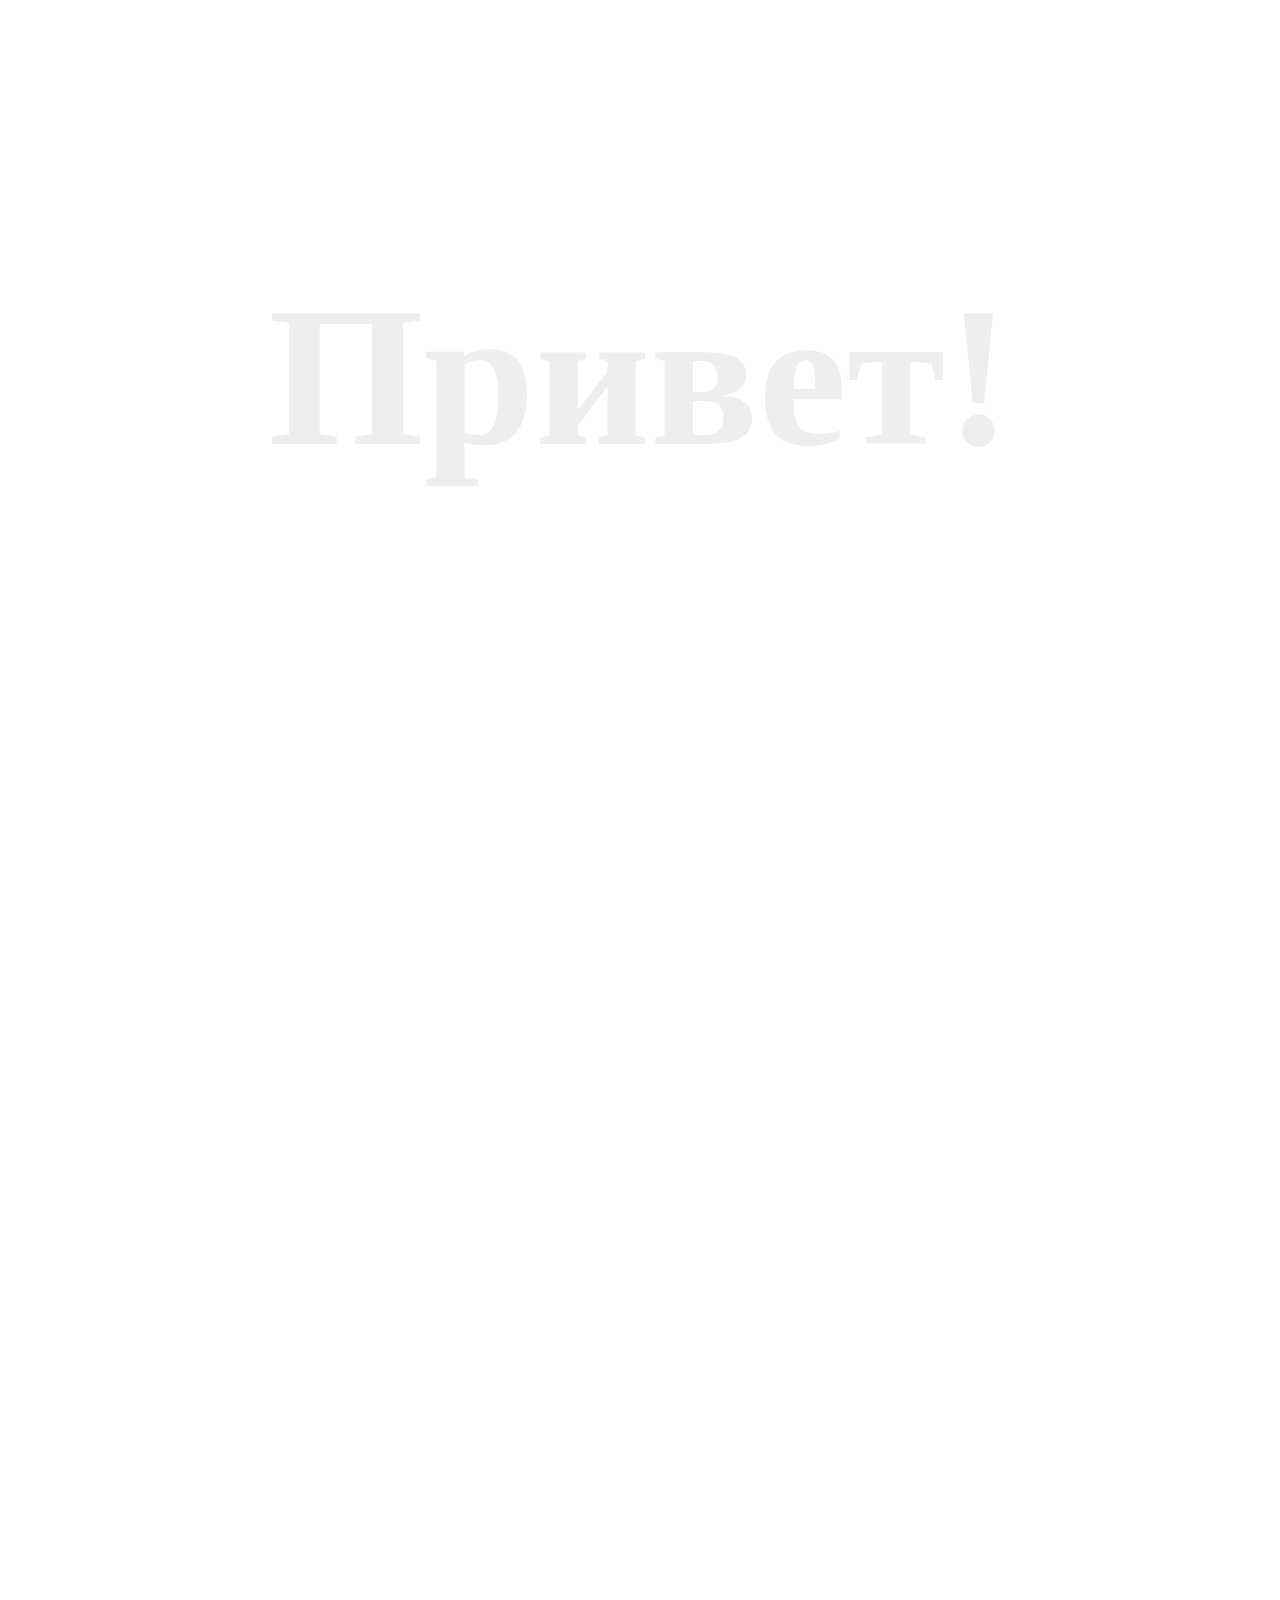
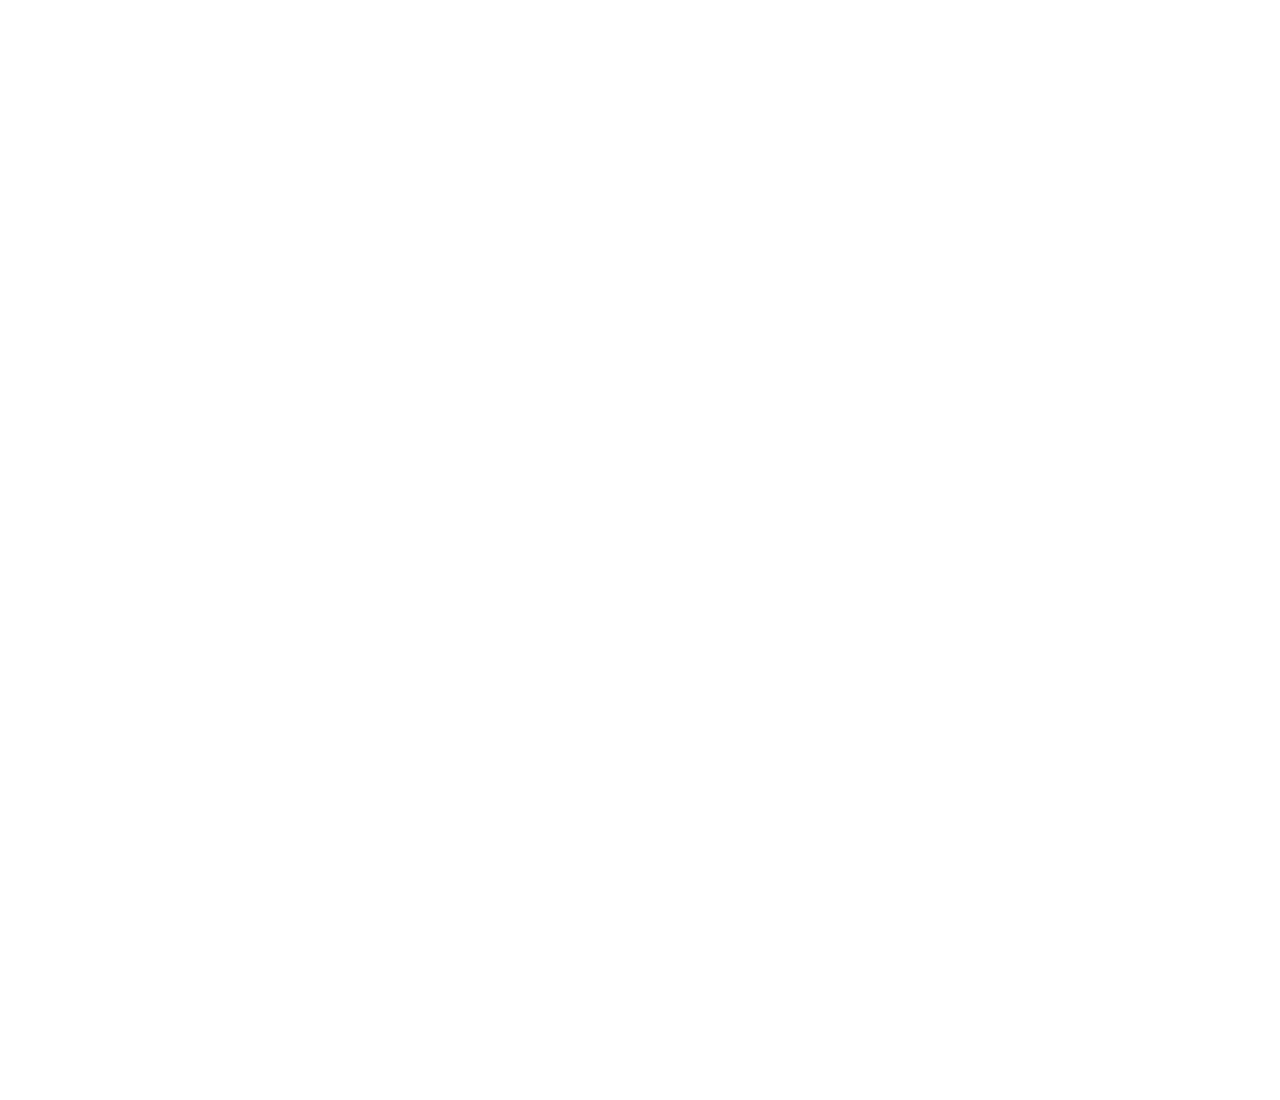
<file: Diary/Index.html>
<!DOCTYPE html>
<html lang="en" dir="ltr">
  <head>
    <meta charset="utf-8">
    <meta name="viewport">
    <title>diary</title>
    <link rel="stylesheet" href="layout.css">
  </head>
  <body>
    <header>
      <h1 id="header">Привет!</h1>
    </header>
    <div class="welcome">
      <h2 id="welcome_content_h2">\ . \ .Это мой дневник. / . /</h2>
      <p id="welcome_content_p2">Здесь собираются и структурируются мои впечатления от жизни.</p>
      <section id="first_section">
        <div class="discribe">
          <div class="box"></div>
          <h2>\ . \ . Первый Модуль, Первая Запись . / . /</h2>
          <p>Я <span id="postupil">поступил</span>, <span id="ustal">устал ;(</span> <br>
          Новые цели, <span id="slozna">"фак, будет сложна"</span><br>
          <span id="zhizn">Че у меня за жизнь, сижу и рисую </span><span id="kartinka">картинки, картонки, картишки </span> в иллюстрэторе. <br>
          <span id="prosto">Просмотр</span>-надо еще много работать, <span id="izsyak">а я уже изсяк.</span> <br>
          <span id="nada">Надо делать код,</span> <span id="nothing">НЕЧЕГО НЕ ПОНЯТЪ</span>. <br>
          За то не в 9, а в 10:30 :3 </p>
          </div>
      </section>
    </div>
  </body>
</html>
</file>
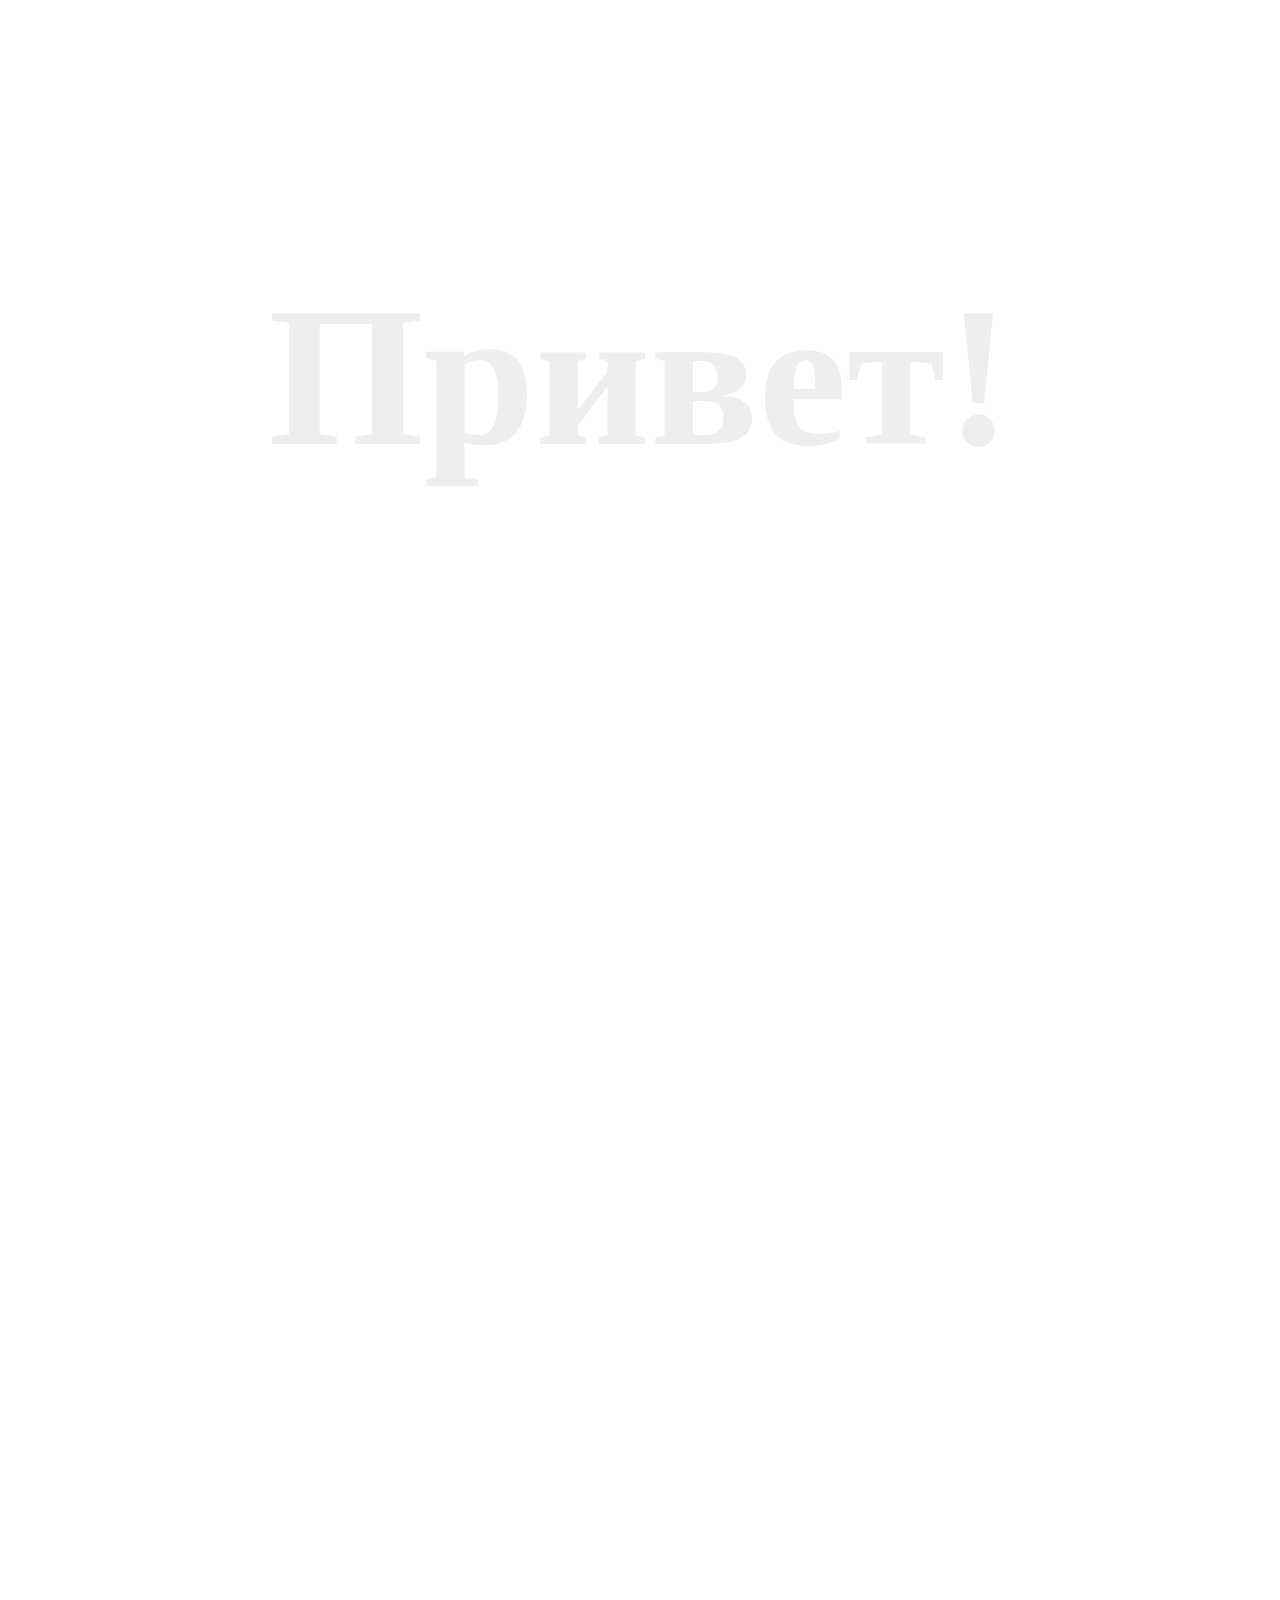
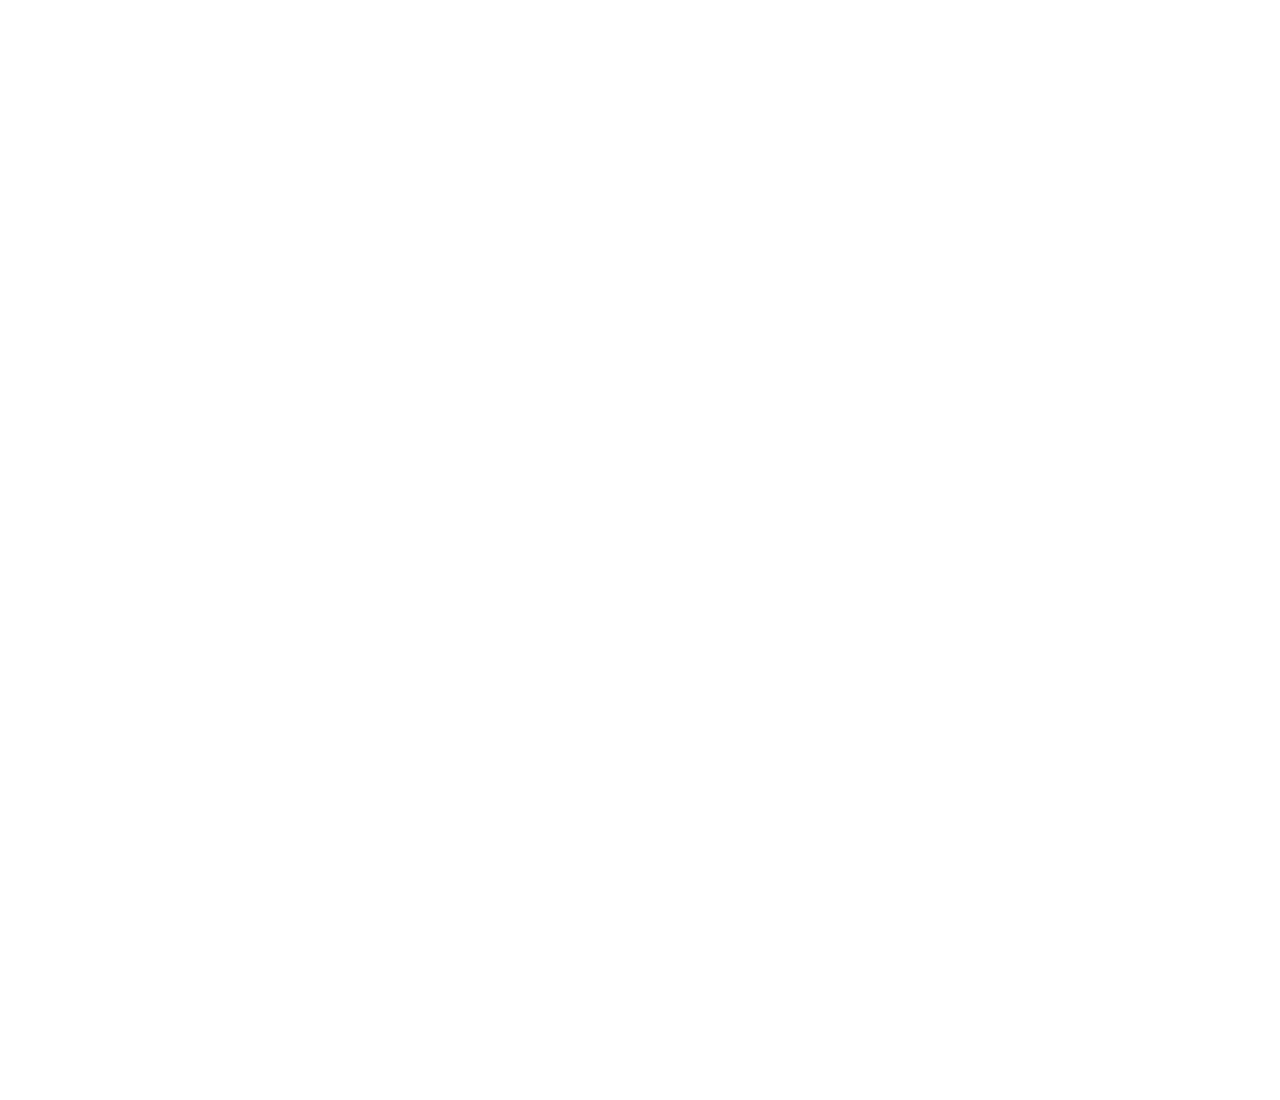
<file: Diary/index.html>
<!DOCTYPE html>
<html lang="en" dir="ltr">
  <head>
    <meta charset="utf-8">
    <meta name="viewport">
    <title>diary</title>
    <link rel="stylesheet" href="layout.css">
    <link href="https://fonts.googleapis.com/css?family=Merriweather:300,400,400i,700,700i&amp;subset=cyrillic" rel="stylesheet">
  </head>
  <body>
    <header>
      <h1 id="header">Привет!</h1>
    </header>
    <div class="welcome">
      <h2 id="welcome_content_h2">\ . \ .Это мой дневник. / . /</h2>
      <p id="welcome_content_p2">Здесь собираются и структурируются мои впечатления от жизни.</p>
      <svg id="cool" width="514" height="392" viewBox="0 0 514 392" fill="none" xmlns="http://www.w3.org/2000/svg">
        <path d="M182.094 317.083C183.275 316.552 184.338 315.798 185.267 314.868C186.374 313.76 187.26 312.489 187.909 311.056C188.559 309.623 188.928 308.175 188.987 306.683C189.061 305.206 188.824 303.729 188.278 302.237C187.732 300.745 186.847 299.385 185.607 298.144C184.662 297.199 183.644 296.46 182.537 295.929C181.43 295.397 180.264 295.086 179.054 295.013C177.844 294.939 176.589 295.19 175.29 295.751C173.991 296.313 172.722 297.214 171.482 298.455C170.434 299.504 169.623 300.73 169.018 302.133C168.412 303.537 168.073 305.029 168.014 306.58C167.94 308.131 168.161 309.638 168.663 311.13C169.165 312.607 170.006 313.937 171.187 315.119C172.265 316.197 173.431 316.965 174.7 317.408C175.954 317.866 177.209 318.058 178.463 317.985C179.703 317.926 180.913 317.63 182.094 317.083Z" fill="#EEEEEE"/>
        <path d="M138.094 273.044C139.275 272.489 140.338 271.702 141.267 270.731C142.374 269.575 143.26 268.249 143.909 266.754C144.559 265.259 144.928 263.748 144.987 262.191C145.061 260.65 144.824 259.108 144.278 257.551C143.747 256.01 142.847 254.576 141.607 253.281C140.662 252.295 139.644 251.524 138.537 250.969C137.43 250.414 136.264 250.09 135.054 250.013C133.844 249.936 132.589 250.198 131.29 250.784C129.991 251.37 128.722 252.31 127.482 253.605C126.434 254.699 125.623 255.979 125.018 257.443C124.412 258.908 124.073 260.465 124.014 262.083C123.94 263.702 124.161 265.274 124.663 266.831C125.165 268.373 126.006 269.76 127.187 270.993C128.265 272.119 129.431 272.92 130.7 273.383C131.954 273.861 133.209 274.061 134.463 273.984C135.703 273.922 136.914 273.614 138.094 273.044Z" fill="#EEEEEE"/>
        <path d="M258.764 67.0436C260.001 66.4887 261.115 65.7025 262.089 64.7313C263.249 63.5752 264.177 62.2494 264.857 60.7542C265.538 59.2589 265.924 57.7482 265.986 56.1913C266.064 54.6497 265.816 53.1082 265.244 51.5512C264.687 50.0097 263.744 48.5761 262.445 47.2812C261.455 46.2946 260.388 45.5239 259.228 44.9689C258.068 44.4139 256.846 44.0902 255.578 44.0132C254.31 43.9361 252.995 44.1981 251.635 44.7839C250.274 45.3697 248.944 46.31 247.645 47.6049C246.547 48.6994 245.696 49.9789 245.062 51.4433C244.428 52.9232 244.072 54.4647 244.01 56.0833C243.948 57.7019 244.165 59.2743 244.691 60.8312C245.217 62.3728 246.098 63.7601 247.335 64.9934C248.464 66.1187 249.686 66.9203 251.016 67.3827C252.33 67.8606 253.645 68.061 254.96 67.9839C256.259 67.9223 257.527 67.614 258.764 67.0436Z" fill="#EEEEEE"/>
        <path d="M207.637 0.791104C206.277 1.3767 204.947 2.31677 203.648 3.61125C202.55 4.7054 201.7 5.98446 201.066 7.44845C200.432 8.91245 200.076 10.4689 200.015 12.087C199.937 13.7051 200.169 15.277 200.695 16.8335C201.221 18.3745 202.102 19.7615 203.339 20.9943C204.468 22.1193 205.689 22.9206 207.019 23.3829C208.333 23.8607 209.647 24.061 210.962 23.9839C212.261 23.9069 213.528 23.5987 214.765 23.0285C216.002 22.4737 217.116 21.6878 218.09 20.7169C219.249 19.5611 220.177 18.2358 220.857 16.741C221.538 15.2462 221.924 13.736 221.986 12.1795C222.064 10.6384 221.816 9.0974 221.244 7.54094C220.687 5.99989 219.744 4.5667 218.445 3.27222C217.456 2.28595 216.389 1.51542 215.229 0.960644C214.07 0.405865 212.848 0.0822523 211.58 0.00519983C210.312 -0.0410316 208.998 0.220915 207.637 0.791104Z" fill="#EEEEEE"/>
        <path d="M227.497 304L235.737 302.335C236.118 300.839 236.454 298.563 236.759 295.524C237.064 292.485 237.08 288.896 236.805 284.772C236.545 280.649 235.92 276.113 234.928 271.149C233.936 266.186 232.395 261.039 230.29 255.694C228.184 250.349 225.422 244.942 222.004 239.46C218.587 233.977 214.299 228.662 209.157 223.515C203.206 217.559 197.256 212.672 191.305 208.823C185.354 204.975 179.556 201.92 173.972 199.66C168.372 197.4 163.062 195.796 158.042 194.834C153.022 193.872 148.475 193.307 144.432 193.108C140.388 192.91 136.925 192.986 134.056 193.322C131.188 193.658 129.113 193.979 127.831 194.284L126 203.417C127.495 203.173 129.647 203.081 132.439 203.127C135.231 203.173 138.542 203.539 142.342 204.226C146.141 204.898 150.337 205.967 154.914 207.403C159.492 208.839 164.268 210.855 169.287 213.436C174.292 216.017 179.434 219.224 184.698 223.072C189.962 226.921 195.181 231.564 200.368 237.031C205.022 241.979 208.974 246.882 212.209 251.754C215.443 256.626 218.098 261.345 220.189 265.896C222.279 270.447 223.881 274.784 225.01 278.862C226.139 282.94 226.933 286.651 227.375 289.95C227.833 293.248 228.031 296.12 227.97 298.533C227.894 300.961 227.742 302.778 227.497 304Z" fill="#EEEEEE"/>
        <path d="M320.893 30.4277C321.089 26.3852 321.014 22.9224 320.681 20.0545C320.348 17.1866 320.03 15.1119 319.727 13.8306L310.675 12C310.918 13.495 311.008 15.6459 310.963 18.4375C310.918 21.2291 310.554 24.5394 309.873 28.3378C309.207 32.1362 308.148 36.3313 306.725 40.9077C305.287 45.4841 303.304 50.2588 300.746 55.2776C298.188 60.2812 295.009 65.422 291.194 70.6849C287.38 75.9478 282.778 81.1649 277.359 86.3515C272.455 91.0042 267.596 94.9551 262.768 98.1891C257.939 101.423 253.262 104.077 248.751 106.167C244.24 108.257 239.941 109.859 235.9 110.988C231.858 112.117 228.18 112.91 224.911 113.352C221.641 113.81 218.795 114.008 216.404 113.947C214.012 113.902 212.211 113.749 211 113.505L212.65 121.742C214.133 122.124 216.389 122.459 219.401 122.764C222.413 123.054 225.97 123.085 230.057 122.81C234.144 122.536 238.64 121.925 243.559 120.934C248.479 119.942 253.58 118.402 258.877 116.296C264.175 114.191 269.534 111.43 274.968 108.013C280.402 104.596 285.67 100.31 290.771 95.1687C296.674 89.2194 301.518 83.27 305.332 77.3207C309.147 71.3714 312.174 65.5746 314.414 59.9913C316.654 54.3929 318.244 49.0842 319.197 44.0654C320.136 39.0008 320.696 34.4702 320.893 30.4277Z" fill="#EEEEEE"/>
        <path d="M295.28 345.906C295.833 345.274 296.252 344.55 296.551 343.734C296.85 342.918 297 342.055 297 341.147C297 340.084 296.821 339.052 296.462 338.067C296.103 337.066 295.594 336.203 294.936 335.464C294.278 334.725 293.485 334.124 292.543 333.678C291.6 333.231 290.553 333 289.402 333C288.534 333 287.712 333.139 286.949 333.416C286.186 333.693 285.498 334.093 284.915 334.648C284.316 335.187 283.853 335.911 283.509 336.788C283.165 337.666 283 338.714 283 339.899C283 340.9 283.194 341.871 283.568 342.841C283.942 343.811 284.481 344.674 285.154 345.444C285.842 346.214 286.65 346.83 287.562 347.307C288.489 347.769 289.491 348 290.583 348C291.585 348 292.483 347.8 293.276 347.415C294.053 347.03 294.727 346.522 295.28 345.906Z" fill="#EEEEEE"/>
        <path d="M325.657 334.937C324.515 335.572 323.62 336.363 322.972 337.339C322.324 338.315 322 339.446 322 340.732L322 341.321C322 342.127 322.154 342.917 322.478 343.692C322.802 344.467 323.265 345.149 323.852 345.753C324.454 346.357 325.163 346.822 325.997 347.179C326.83 347.535 327.771 347.706 328.805 347.706C329.901 347.706 330.811 347.566 331.536 347.287C332.261 347.008 332.879 346.667 333.403 346.249C333.913 345.831 334.391 345.366 334.823 344.87C335.255 344.374 335.749 343.909 336.304 343.491C336.844 343.072 337.508 342.716 338.264 342.452C339.02 342.174 339.977 342.034 341.134 342.034C343.094 342.034 344.791 342.236 346.226 342.638C347.661 343.041 348.88 343.537 349.899 344.142C350.917 344.746 351.751 345.381 352.414 346.079C353.078 346.776 353.618 347.411 354.034 348L355.145 348L358 344.901L358 344.761C357.29 343.305 356.195 341.879 354.698 340.485C353.201 339.09 351.442 337.835 349.405 336.719C347.368 335.603 345.115 334.705 342.616 334.023C340.116 333.341 337.493 333 334.715 333C332.91 333 331.243 333.155 329.685 333.48C328.157 333.837 326.799 334.317 325.657 334.937Z" fill="#EEEEEE"/>
        <path d="M347.906 291.091C346.606 292.346 344.942 293.708 342.916 295.147C340.875 296.585 338.501 298.024 335.764 299.462C333.027 300.901 329.942 302.171 326.51 303.303C323.062 304.421 319.282 305.308 315.139 305.966C311.011 306.624 306.52 306.884 301.696 306.762C297.341 306.64 293.319 306.196 289.645 305.446C285.97 304.696 282.628 303.747 279.604 302.615C276.595 301.482 273.903 300.227 271.529 298.881C269.155 297.519 267.129 296.187 265.42 294.887C263.712 293.586 262.321 292.361 261.247 291.214C260.173 290.081 259.417 289.178 258.979 288.505L256 293.05C256.499 293.907 257.376 295.116 258.631 296.646C259.886 298.177 261.489 299.83 263.485 301.605C265.481 303.38 267.825 305.17 270.516 306.992C273.208 308.813 276.247 310.465 279.634 311.95C283.006 313.434 286.726 314.643 290.763 315.592C294.801 316.541 299.156 317 303.828 317C309.226 317 314.156 316.51 318.601 315.531C323.047 314.551 327.054 313.297 330.623 311.766C334.191 310.236 337.337 308.537 340.043 306.67C342.765 304.803 345.079 302.982 346.999 301.207C348.919 299.432 350.462 297.809 351.611 296.34C352.76 294.871 353.562 293.769 354 293.035L350.688 288C350.129 288.796 349.207 289.821 347.906 291.091Z" fill="#EEEEEE"/>
        <path d="M305.073 239.556C305.704 239.275 306.228 238.904 306.66 238.445C307.091 237.987 307.415 237.454 307.646 236.861C307.877 236.254 308 235.633 308 234.966C308 234.197 307.861 233.441 307.584 232.701C307.307 231.961 306.906 231.339 306.382 230.791C305.874 230.244 305.242 229.814 304.503 229.489C303.763 229.163 302.947 229 302.038 229C301.345 229 300.713 229.104 300.112 229.296C299.511 229.503 298.972 229.799 298.51 230.199C298.048 230.599 297.678 231.117 297.401 231.769C297.139 232.42 297 233.175 297 234.048C297 234.774 297.154 235.499 297.447 236.21C297.74 236.921 298.155 237.557 298.695 238.12C299.234 238.682 299.866 239.141 300.59 239.482C301.314 239.822 302.099 240 302.962 240C303.748 239.985 304.457 239.852 305.073 239.556Z" fill="#EEEEEE"/>
        <path d="M276.646 236.861C276.877 236.254 277 235.633 277 234.966C277 234.197 276.861 233.441 276.584 232.701C276.307 231.961 275.906 231.339 275.382 230.791C274.874 230.244 274.242 229.814 273.503 229.489C272.763 229.163 271.947 229 271.038 229C270.345 229 269.713 229.104 269.112 229.296C268.511 229.503 267.972 229.799 267.51 230.199C267.048 230.599 266.678 231.117 266.401 231.769C266.139 232.42 266 233.175 266 234.048C266 234.774 266.154 235.499 266.447 236.21C266.74 236.921 267.155 237.557 267.695 238.12C268.234 238.682 268.866 239.141 269.59 239.482C270.314 239.822 271.099 240 271.962 240C272.748 240 273.457 239.852 274.073 239.571C274.704 239.289 275.228 238.919 275.66 238.46C276.076 237.987 276.415 237.468 276.646 236.861Z" fill="#EEEEEE"/>
        <path d="M270.754 208.24C267.945 207.676 265.379 206.96 263.07 206.091C260.762 205.238 258.697 204.278 256.89 203.258C255.083 202.222 253.519 201.216 252.213 200.226C250.907 199.235 249.844 198.306 249.024 197.438C248.204 196.584 247.627 195.899 247.278 195.381L245 198.839C245.38 199.494 246.063 200.409 247.004 201.566C247.946 202.724 249.191 203.989 250.725 205.33C252.243 206.67 254.035 208.042 256.1 209.413C258.166 210.799 260.489 212.048 263.07 213.176C265.652 214.303 268.492 215.217 271.589 215.934C274.687 216.65 278.013 217 281.596 217C285.727 217 289.493 216.634 292.894 215.888C296.296 215.141 299.363 214.197 302.097 213.039C304.83 211.881 307.229 210.586 309.31 209.169C311.39 207.752 313.167 206.366 314.64 205.025C316.113 203.684 317.297 202.45 318.178 201.338C319.059 200.226 319.666 199.388 320 198.824L317.464 195C317.024 195.609 316.31 196.386 315.323 197.346C314.336 198.306 313.06 199.327 311.496 200.424C309.932 201.521 308.11 202.602 306.03 203.699C303.934 204.796 301.58 205.756 298.953 206.609C296.326 207.463 293.426 208.133 290.252 208.62C287.094 209.123 283.662 209.321 279.956 209.215C276.631 209.138 273.563 208.819 270.754 208.24Z" fill="#EEEEEE"/>
        <path d="M462.011 80.5085C461.075 81.3395 460.342 82.4369 459.811 83.801C459.265 85.1493 459 86.7485 459 88.5672C459 90.0879 459.296 91.5931 459.889 93.0825C460.482 94.5719 461.309 95.8889 462.386 97.0804C463.462 98.2563 464.726 99.2127 466.177 99.9339C467.628 100.655 469.204 101 470.921 101C472.496 101 473.901 100.702 475.149 100.106C476.397 99.5106 477.458 98.7423 478.316 97.7703C479.174 96.8139 479.83 95.7008 480.298 94.4465C480.766 93.1922 481 91.8753 481 90.4956C481 88.865 480.719 87.2972 480.157 85.7607C479.596 84.2399 478.8 82.9073 477.77 81.7628C476.74 80.634 475.492 79.7246 474.026 79.0348C472.559 78.3449 470.905 78 469.095 78C467.722 78 466.427 78.2038 465.226 78.6271C464.024 79.0505 462.948 79.6619 462.011 80.5085Z" fill="#EEEEEE"/>
        <path d="M401.875 80.5085C400.981 81.3395 400.281 82.4369 399.774 83.801C399.268 85.165 399 86.7485 399 88.5672C399 90.0879 399.283 91.5931 399.849 93.0825C400.415 94.5563 401.204 95.8889 402.232 97.0804C403.26 98.2563 404.466 99.2127 405.851 99.9339C407.236 100.655 408.74 101 410.379 101C411.883 101 413.223 100.702 414.415 100.106C415.606 99.5106 416.619 98.7423 417.438 97.7703C418.257 96.8139 418.883 95.7008 419.33 94.4465C419.777 93.1922 420 91.8753 420 90.4956C420 88.865 419.732 87.2972 419.196 85.7607C418.66 84.2399 417.9 82.9073 416.917 81.7628C415.934 80.634 414.743 79.7246 413.343 79.0348C411.943 78.3449 410.364 78 408.636 78C407.326 78 406.089 78.2038 404.943 78.6271C403.796 79.0505 402.768 79.6619 401.875 80.5085Z" fill="#EEEEEE"/>
        <path d="M496.764 15.5985C494.808 17.4681 492.29 19.4733 489.227 21.5992C486.148 23.7251 482.554 25.866 478.429 27.9919C474.304 30.1178 469.648 32.0175 464.447 33.676C459.245 35.3345 453.527 36.6462 447.294 37.6262C441.061 38.6062 434.282 38.9832 426.988 38.8022C420.406 38.6062 414.34 37.9579 408.789 36.8422C403.239 35.7265 398.189 34.3243 393.639 32.6508C389.089 30.9621 385.025 29.1227 381.446 27.1024C377.867 25.082 374.803 23.1069 372.225 21.162C369.647 19.217 367.554 17.4078 365.932 15.7191C364.309 14.0305 363.171 12.7037 362.504 11.7086L358 18.4632C358.758 19.7447 360.093 21.5238 361.973 23.8005C363.854 26.0771 366.296 28.5347 369.298 31.1581C372.301 33.7816 375.835 36.4502 379.914 39.149C383.994 41.8478 388.574 44.3054 393.684 46.5067C398.78 48.7079 404.391 50.5172 410.488 51.9043C416.584 53.2914 423.166 54 430.218 54C438.362 54 445.808 53.2763 452.526 51.8289C459.245 50.3815 465.296 48.527 470.68 46.2503C476.063 43.9737 480.81 41.4558 484.905 38.6816C488.999 35.9074 492.503 33.2086 495.414 30.5852C498.326 27.9618 500.647 25.5494 502.391 23.3632C504.135 21.1771 505.333 19.5487 506 18.4632L500.995 11C500.131 12.2062 498.721 13.7289 496.764 15.5985Z" fill="#EEEEEE"/>
        <path d="M436.085 185.571C437.552 186.311 439.111 186.757 440.746 186.927C442.381 187.096 443.955 186.973 445.437 186.542C446.935 186.111 448.31 185.371 449.609 184.339C450.893 183.307 451.947 181.952 452.757 180.289C453.368 179.026 453.766 177.747 453.918 176.469C454.087 175.175 453.995 173.912 453.643 172.68C453.307 171.448 452.635 170.277 451.657 169.168C450.679 168.06 449.349 167.105 447.699 166.273C446.308 165.58 444.826 165.179 443.221 165.041C441.617 164.918 440.043 165.072 438.484 165.534C436.925 165.996 435.504 166.72 434.205 167.721C432.906 168.722 431.867 170.016 431.103 171.587C430.4 173.019 430.033 174.451 430.003 175.868C429.972 177.285 430.201 178.594 430.69 179.827C431.179 181.043 431.882 182.152 432.815 183.153C433.747 184.154 434.847 184.955 436.085 185.571Z" fill="#EEEEEE"/>
        <path d="M406.1 242.504C405.963 243.729 405.493 245.135 404.704 246.723C403.369 249.415 401.928 251.607 400.411 253.301C398.879 254.995 397.362 256.341 395.86 257.324C394.358 258.307 392.886 259.017 391.491 259.456C390.095 259.894 388.851 260.197 387.759 260.378L387 261.906L389.321 267.909L389.518 268C391.991 268.015 394.691 267.455 397.619 266.336C400.547 265.217 403.46 263.645 406.373 261.618C409.286 259.592 412.047 257.097 414.686 254.118C417.311 251.154 419.571 247.767 421.452 243.971C422.681 241.491 423.591 239.087 424.198 236.758C424.805 234.429 425.063 232.251 424.987 230.255C424.911 228.259 424.411 226.49 423.516 224.963C422.62 223.435 421.285 222.21 419.526 221.348L418.722 220.955C417.614 220.411 416.416 220.093 415.141 220.018C413.852 219.942 412.608 220.108 411.379 220.517C410.15 220.925 409.012 221.59 407.951 222.498C406.889 223.405 406.009 224.569 405.311 225.976C404.568 227.473 404.143 228.819 404.021 229.998C403.9 231.178 403.961 232.267 404.188 233.249C404.416 234.247 404.719 235.2 405.114 236.138C405.508 237.075 405.796 238.058 406.009 239.087C406.221 240.115 406.236 241.279 406.1 242.504Z" fill="#EEEEEE"/>
        <path d="M497.184 155.272C498.032 157.965 498.743 161.236 499.333 165.085C499.908 168.934 500.256 173.285 500.347 178.122C500.453 182.96 500.074 188.178 499.242 193.792C498.41 199.406 497.018 205.354 495.051 211.622C493.099 217.89 490.36 224.386 486.835 231.095C483.642 237.135 480.253 242.49 476.667 247.16C473.081 251.831 469.464 255.893 465.803 259.346C462.141 262.815 458.555 265.751 455.044 268.14C451.534 270.528 448.266 272.491 445.285 273.981C442.289 275.488 439.641 276.598 437.326 277.328C435.011 278.059 433.241 278.5 432 278.667L436.237 286C437.78 285.878 440.05 285.468 443.03 284.768C446.011 284.068 449.431 282.927 453.259 281.345C457.087 279.763 461.203 277.694 465.591 275.153C469.979 272.612 474.367 269.463 478.77 265.736C483.158 262.009 487.41 257.612 491.51 252.576C495.611 247.541 499.272 241.729 502.51 235.142C506.248 227.535 508.987 220.278 510.711 213.341C512.452 206.404 513.48 199.893 513.828 193.822C514.176 187.752 513.995 182.154 513.284 177.042C512.573 171.931 511.665 167.412 510.545 163.487C509.425 159.562 508.245 156.276 507.004 153.644C505.764 151.012 504.795 149.126 504.084 148L494.824 149.202C495.55 150.556 496.337 152.579 497.184 155.272Z" fill="#EEEEEE"/>
        <path d="M342 181L342 206L347 206L347 181L342 181Z" fill="#EEEEEE"/>
        <path d="M369 127L369 175L373 175L373 127L369 127Z" fill="#EEEEEE"/>
        <path d="M342 96L342 121L347 121L347 96L342 96Z" fill="#EEEEEE"/>
        <path d="M-3.0598e-07 102L0 109L39 109L39 102L-3.0598e-07 102Z" fill="#EEEEEE"/>
        <path d="M48 145L48 151L126 151L126 145L48 145Z" fill="#EEEEEE"/>
        <path d="M135 102L135 109L174 109L174 102L135 102Z" fill="#EEEEEE"/>
        <path d="M417 348L417 392L425 392L425 348L417 348Z" fill="#EEEEEE"/>
        <path d="M443 348L443 392L451 392L451 348L443 348Z" fill="#EEEEEE"/>
        <path d="M406.374 308.234C402.806 309.764 399.661 311.463 396.955 313.33C394.233 315.197 391.92 317.018 390 318.793C388.08 320.568 386.538 322.191 385.389 323.66C384.24 325.129 383.438 326.231 383 326.965L386.311 332C386.886 331.204 387.808 330.164 389.108 328.909C390.408 327.654 392.071 326.292 394.097 324.853C396.138 323.415 398.512 321.976 401.248 320.538C403.985 319.099 407.069 317.829 410.501 316.697C413.948 315.579 417.728 314.692 421.87 314.034C425.998 313.376 430.488 313.116 435.311 313.238C439.665 313.36 443.687 313.804 447.361 314.554C451.035 315.304 454.376 316.253 457.4 317.385C460.408 318.518 463.099 319.773 465.473 321.119C467.847 322.481 469.873 323.813 471.581 325.113C473.289 326.43 474.68 327.639 475.754 328.786C476.827 329.919 477.583 330.822 478.022 331.495L481 326.95C480.501 326.093 479.624 324.884 478.369 323.354C477.13 321.823 475.512 320.17 473.516 318.395C471.521 316.62 469.177 314.83 466.486 313.008C463.795 311.187 460.756 309.535 457.369 308.05C453.998 306.566 450.279 305.357 446.242 304.408C442.205 303.459 437.851 303 433.179 303C427.782 303 422.853 303.49 418.408 304.469C413.948 305.449 409.942 306.703 406.374 308.234Z" fill="#EEEEEE"/>
      </svg>

      <section id="first_section">
        <div class="discribe">
          <div class="box"></div>
          <h2>\ . \ . Первый Модуль, Первая Запись . / . /</h2>
          <p>Я <a href="postupil.html">поступил</a>, устал ;( <br>
          <a href="celi.html">Новые цели,</a> черт возьми, будет не просто.<br>
          Что у меня за жизнь, сижу и рисую <a href="netkartinok.html">картинки в иллюстраторе.</a> <br>
          Просмотр - надо еще много работать, а я уже изсяк. <br>
          Надо делать код, но <a href="netneponyatno.html"> НИЧЕГО НЕ ПОНЯТЪ.</a> <br>
          За то не в 9, а в 10:30 :3 </p>
          </div>
      </section>
    </div>
  </body>
</html>
</file>
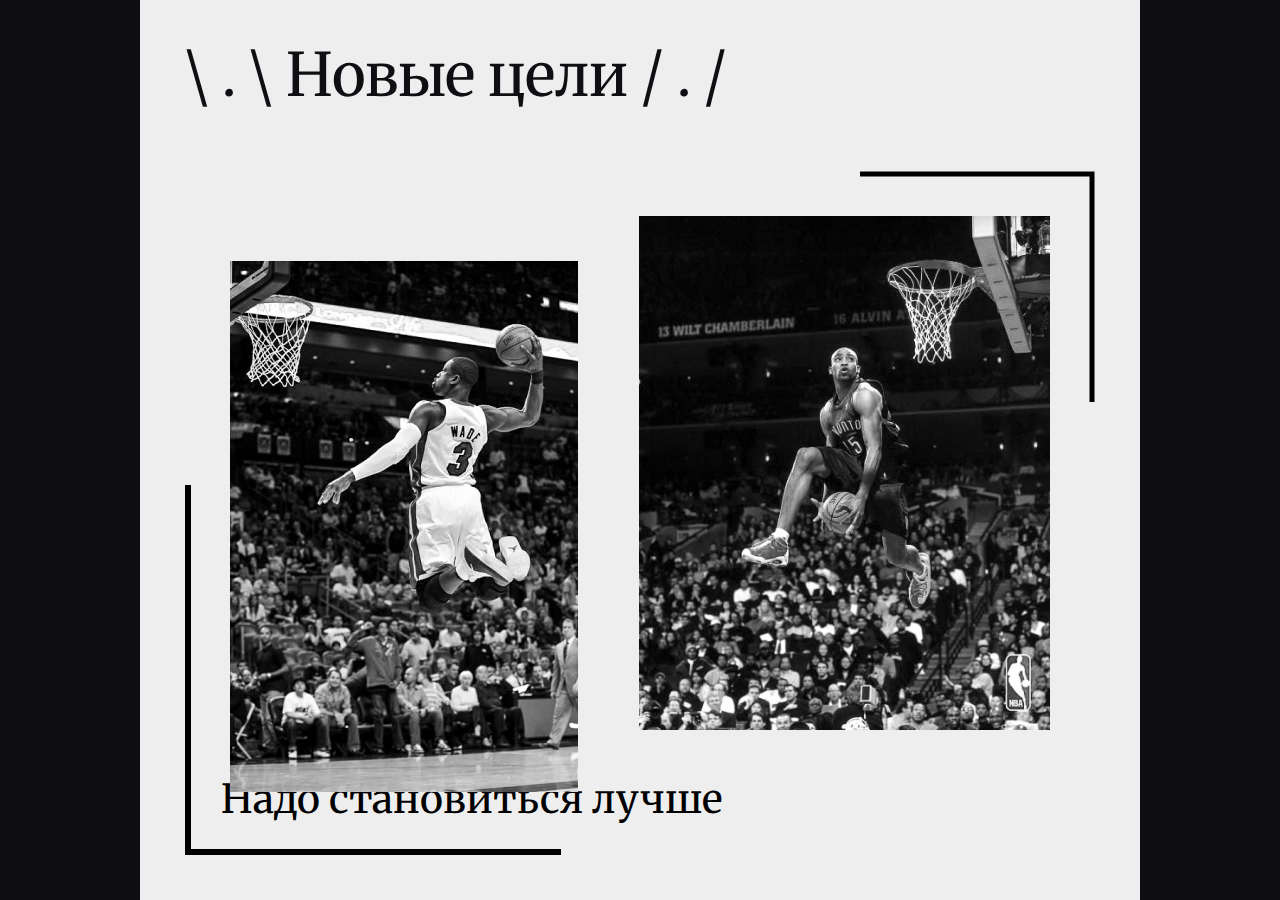
<file: Diary/celi.html>
<!DOCTYPE html>
<html lang="en" dir="ltr">
  <head>
    <meta charset="utf-8">
    <title> Новые цели </title>
    <link rel="stylesheet" href="style.css">
  </head>
  <body>
    <section>
      <h1>\ . \  Новые цели / . /</h1>
      <h2> Надо становиться лучше </h2>

      <svg id="pomenshe" width="235" height="231" viewBox="0 0 235 231" fill="none" xmlns="http://www.w3.org/2000/svg">
<path d="M232 231L232 3.00001L-1.64449e-06 2.99999" stroke="black" stroke-width="5"/>
</svg>

<svg id="pobolshe"width="376" height="370" viewBox="0 0 376 370" fill="none" xmlns="http://www.w3.org/2000/svg">
<path d="M3 0V367H376" stroke="black" stroke-width="6"/>
</svg>


<img id="cel1"src="images/cel1.jpg" alt="t">
<img id="cel2"src="images/cel2.jpg" alt="da">

    </section>

  </body>
</html>
</file>
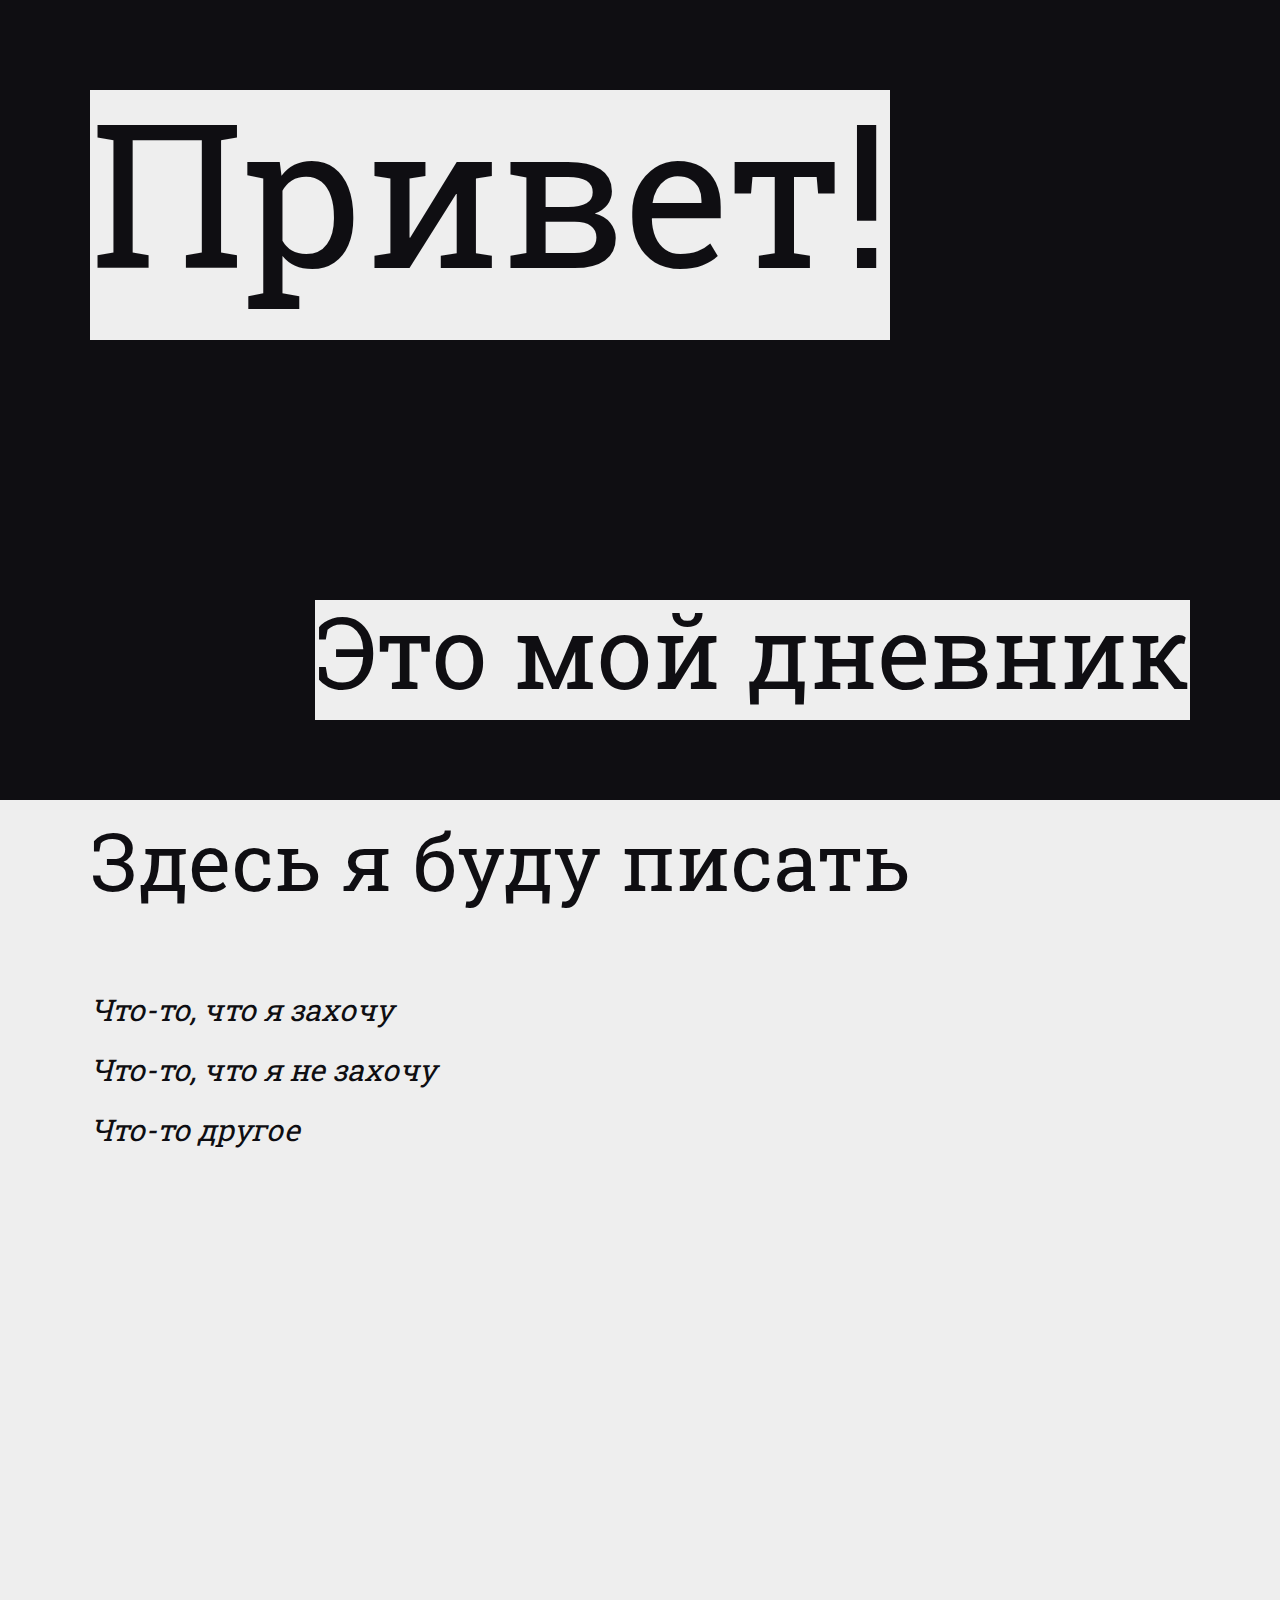
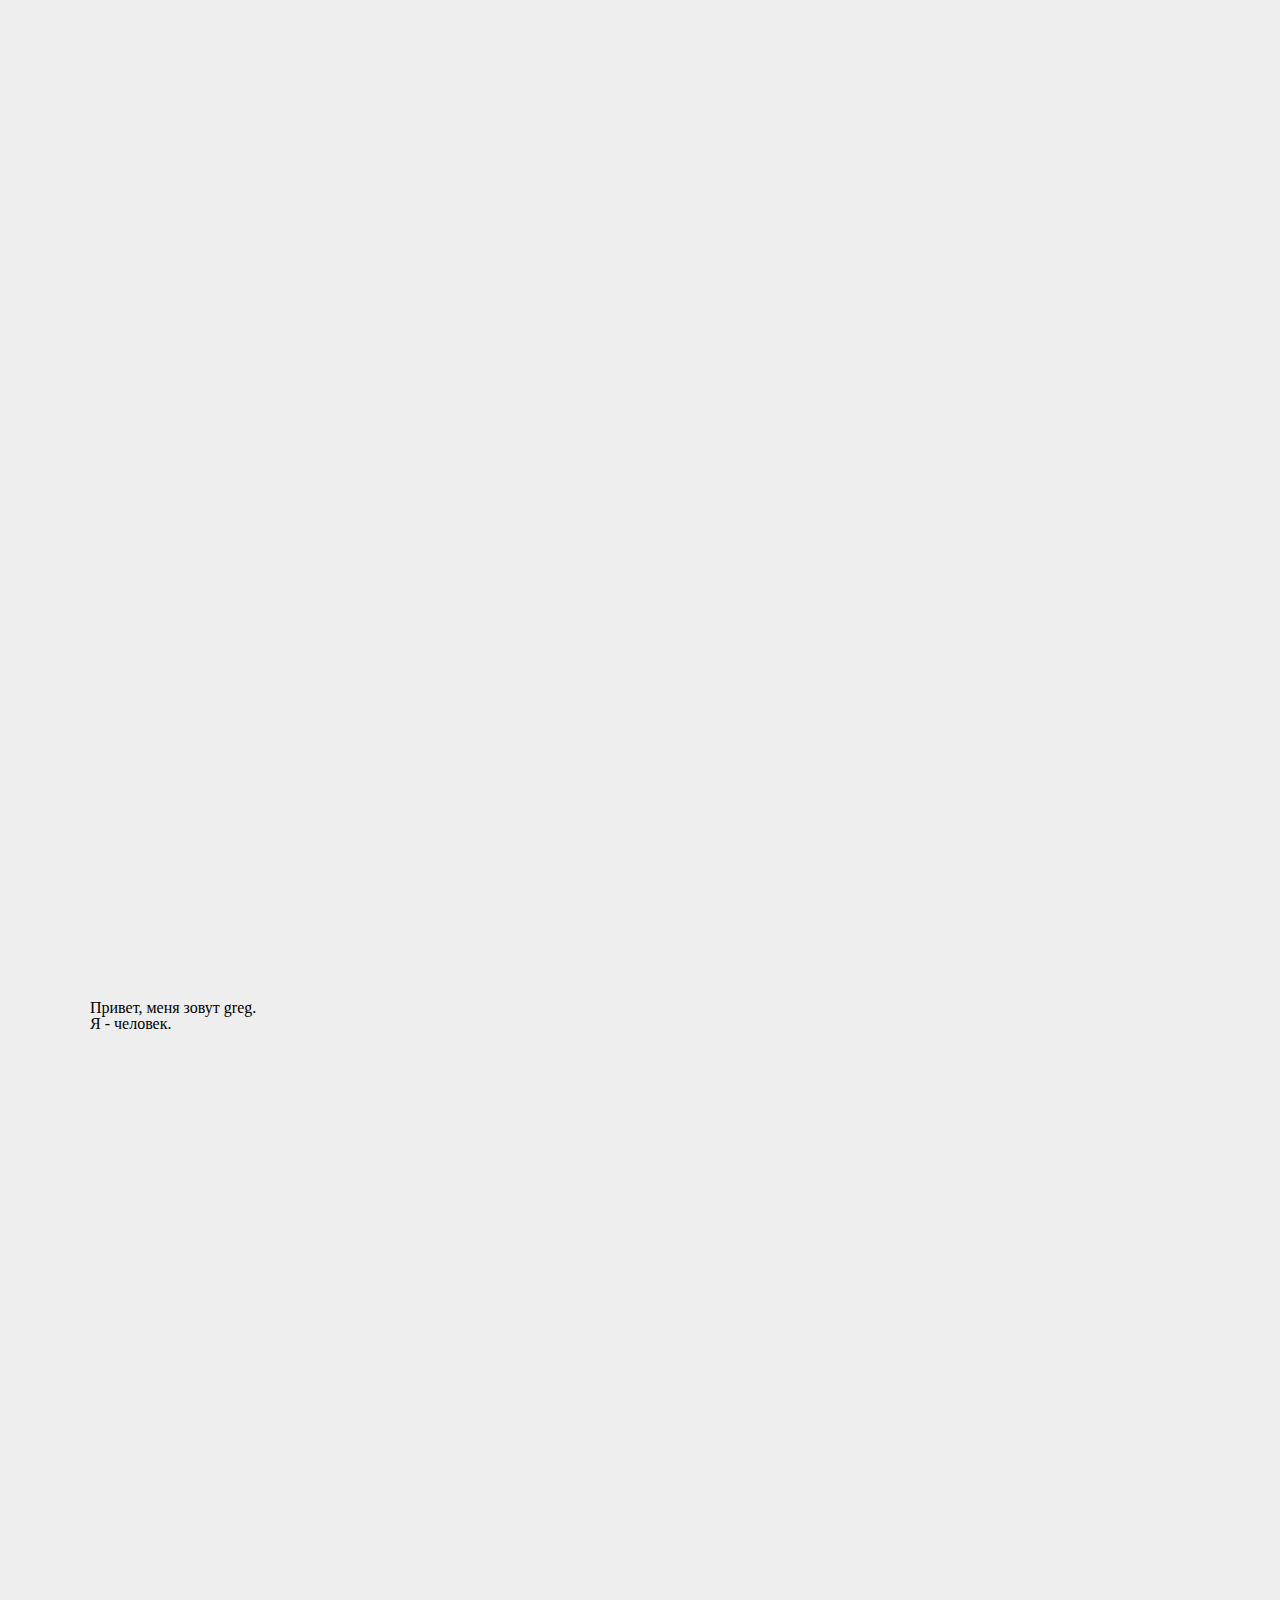
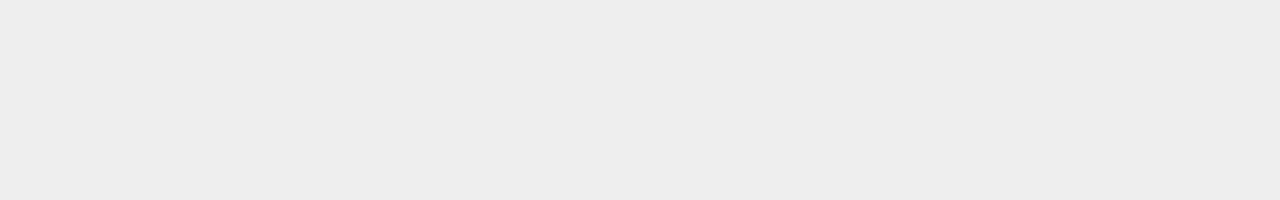
<file: diary/diary.html>
<!DOCTYPE html>
<html lang="en">
  <head>
    <meta charset="utf-8" content="width=device-width">
    <title>jjjj</title>
    <link rel="stylesheet" href="styles/style.css">

  </head>
  <body>


    <div class="header">
      <!-- <nav>
        <ul>
          <li><a href="#">Главная</a></li>
          <li><a href="#">Обо Мне</a></li>
          <li><a href="#">Цели</a></li>
        </ul>
      </nav> -->

      <p id="head">Привет!</p><span> Это мой дневник </span>

    </div>
    <div class="content">
      <h2>Здесь я буду писать</h2>
      <p class="h2">Что-то, что я <span class="small_box" id="green">захочу</span></p>
      <p class="h2">Что-то, что я <span class="small_box" id="red">не захочу</span></p>
      <p class="h2">Что-то <span class="small_box" id="blue">другое</span></p>
    </div>

    <div class="parallax-window" data-parallax="scroll" data-image-src="images/3.jpg"></div>

    <div class="content">
      <h1>Привет, меня зовут greg.</h1>
      <p>Я - человек.</p>
    </div>

    <script src="js/jquery-3.3.1.min.js"></script>
    <script src="js/parallax.js"></script>

</html>
</file>
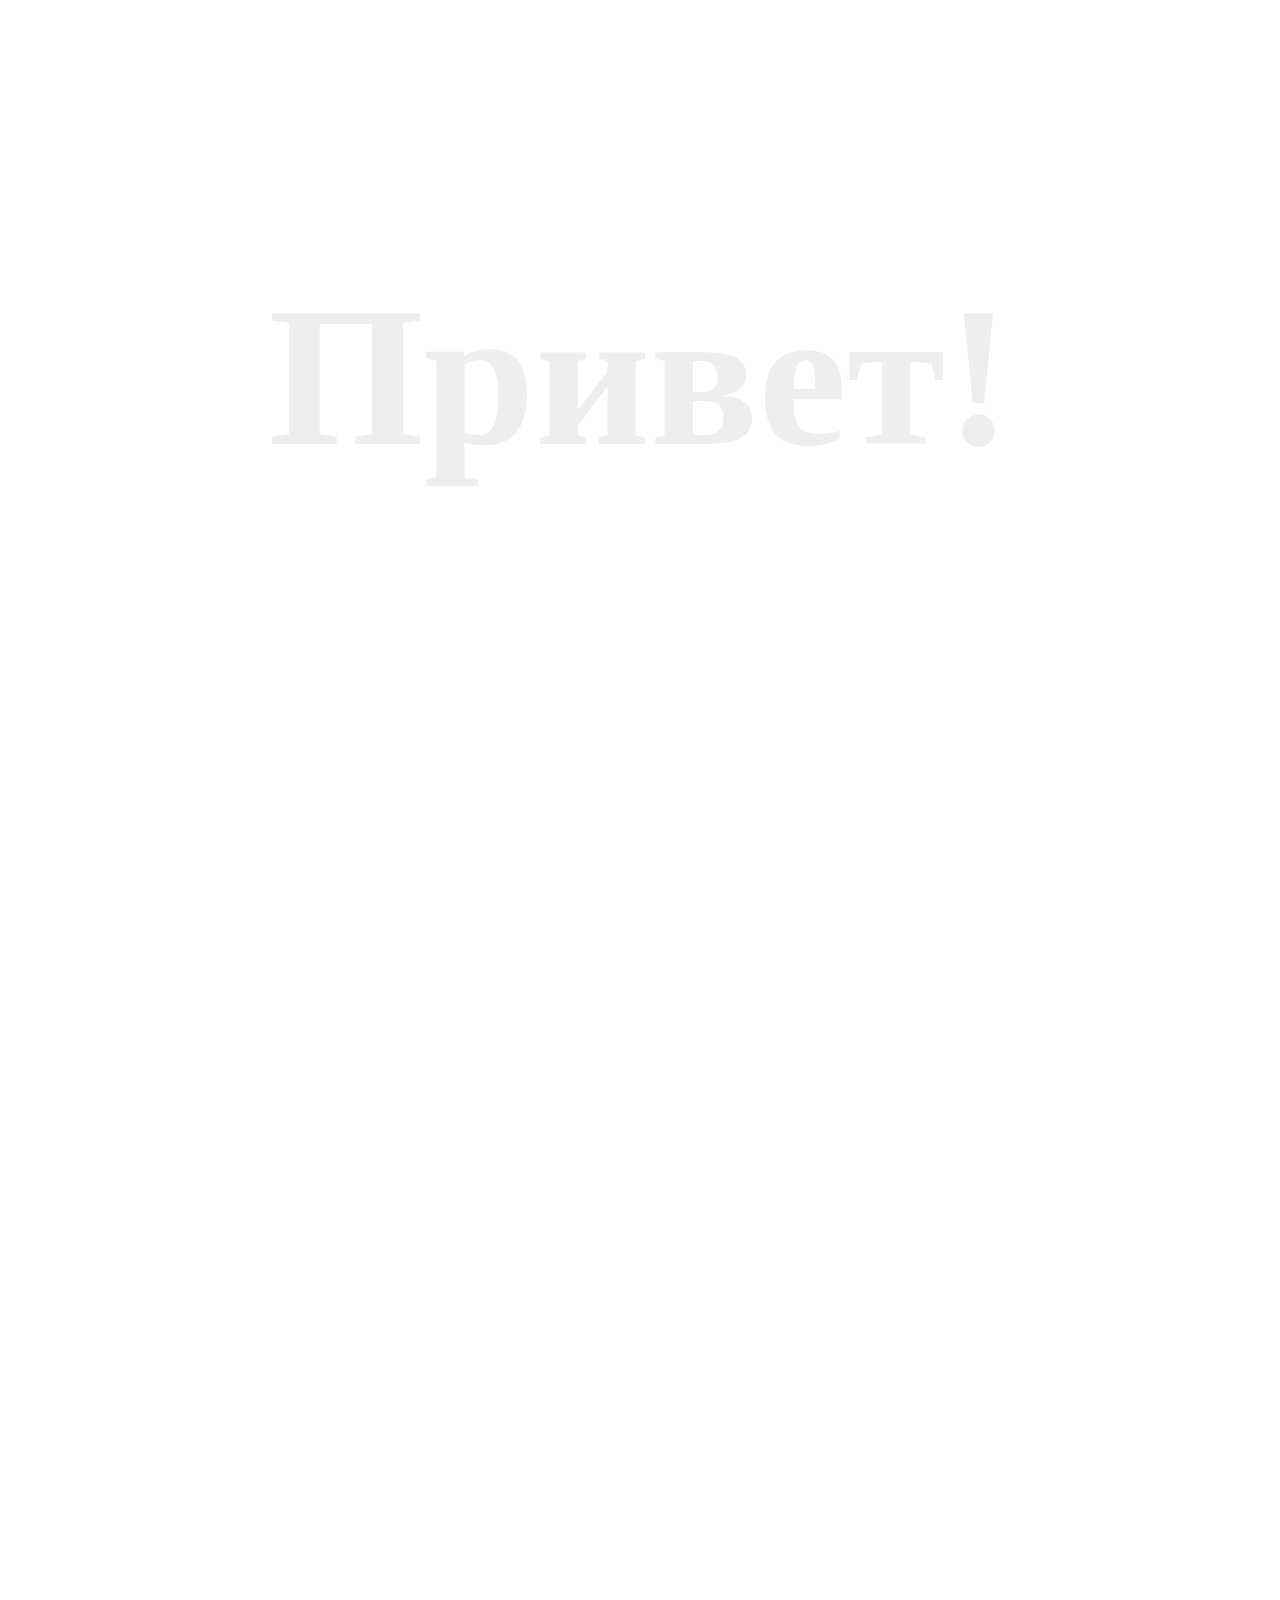
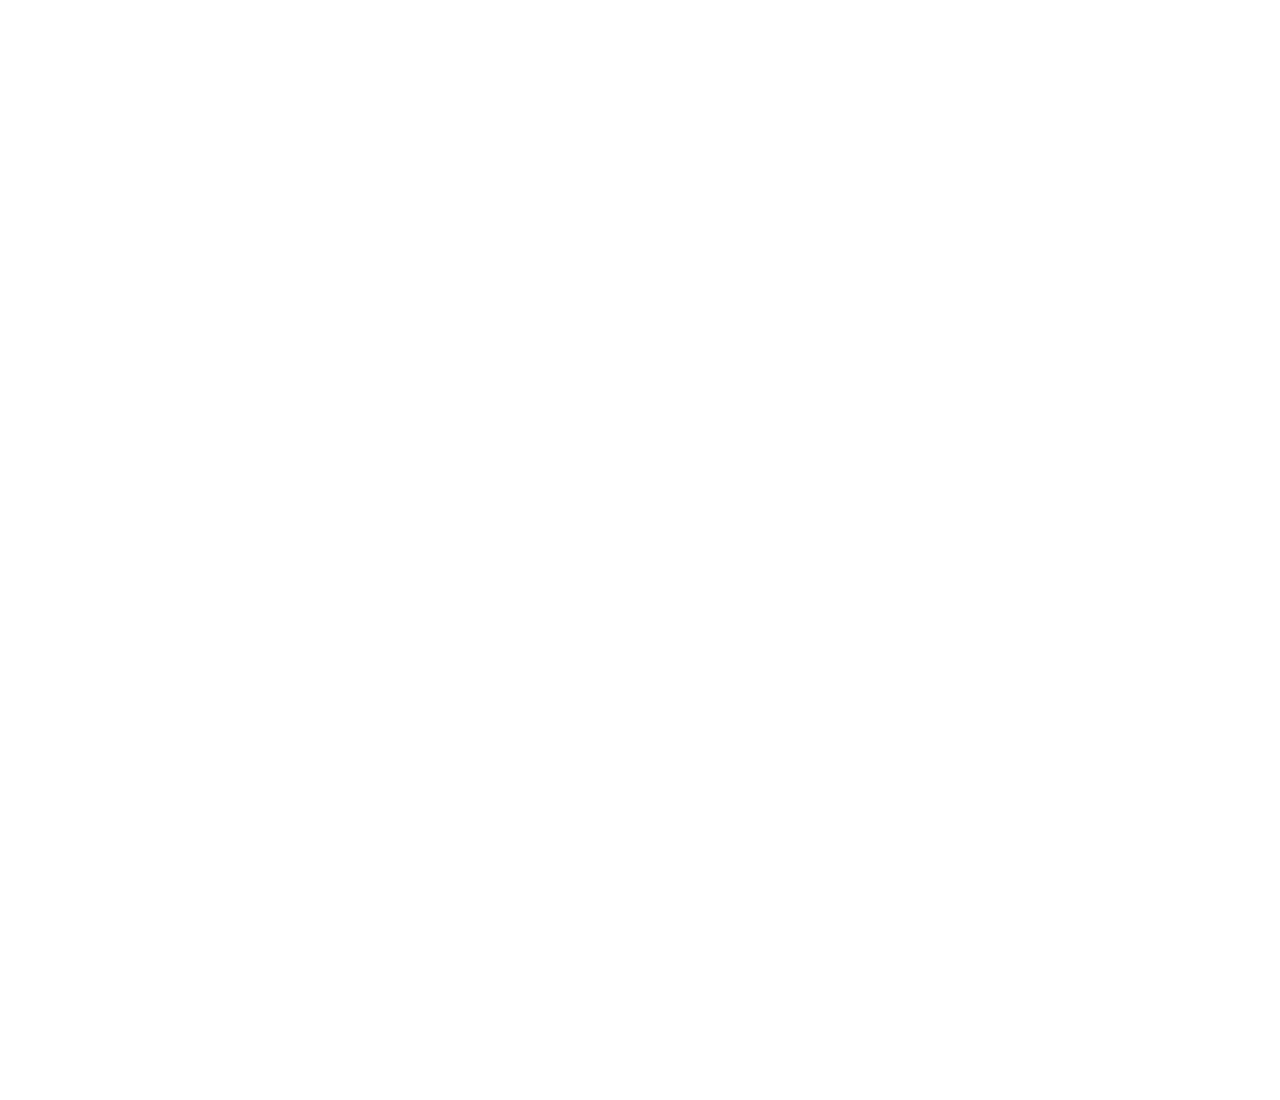
<file: Diary/Diary.html>
<!DOCTYPE html>
<html lang="en" dir="ltr">
  <head>
    <meta charset="utf-8">
    <meta name="viewport">
    <title>diary</title>
    <link rel="stylesheet" href="layout.css">
    <link href="https://fonts.googleapis.com/css?family=Merriweather:300,400,400i,700,700i&amp;subset=cyrillic" rel="stylesheet">
  </head>
  <body>
    <header>
      <h1 id="header">Привет!</h1>
    </header>
    <div class="welcome">
      <h2 id="welcome_content_h2">\ . \ .Это мой дневник. / . /</h2>
      <p id="welcome_content_p2">Здесь собираются и структурируются мои впечатления от жизни.</p>
      <svg id="cool" width="514" height="392" viewBox="0 0 514 392" fill="none" xmlns="http://www.w3.org/2000/svg">
        <path d="M182.094 317.083C183.275 316.552 184.338 315.798 185.267 314.868C186.374 313.76 187.26 312.489 187.909 311.056C188.559 309.623 188.928 308.175 188.987 306.683C189.061 305.206 188.824 303.729 188.278 302.237C187.732 300.745 186.847 299.385 185.607 298.144C184.662 297.199 183.644 296.46 182.537 295.929C181.43 295.397 180.264 295.086 179.054 295.013C177.844 294.939 176.589 295.19 175.29 295.751C173.991 296.313 172.722 297.214 171.482 298.455C170.434 299.504 169.623 300.73 169.018 302.133C168.412 303.537 168.073 305.029 168.014 306.58C167.94 308.131 168.161 309.638 168.663 311.13C169.165 312.607 170.006 313.937 171.187 315.119C172.265 316.197 173.431 316.965 174.7 317.408C175.954 317.866 177.209 318.058 178.463 317.985C179.703 317.926 180.913 317.63 182.094 317.083Z" fill="#EEEEEE"/>
        <path d="M138.094 273.044C139.275 272.489 140.338 271.702 141.267 270.731C142.374 269.575 143.26 268.249 143.909 266.754C144.559 265.259 144.928 263.748 144.987 262.191C145.061 260.65 144.824 259.108 144.278 257.551C143.747 256.01 142.847 254.576 141.607 253.281C140.662 252.295 139.644 251.524 138.537 250.969C137.43 250.414 136.264 250.09 135.054 250.013C133.844 249.936 132.589 250.198 131.29 250.784C129.991 251.37 128.722 252.31 127.482 253.605C126.434 254.699 125.623 255.979 125.018 257.443C124.412 258.908 124.073 260.465 124.014 262.083C123.94 263.702 124.161 265.274 124.663 266.831C125.165 268.373 126.006 269.76 127.187 270.993C128.265 272.119 129.431 272.92 130.7 273.383C131.954 273.861 133.209 274.061 134.463 273.984C135.703 273.922 136.914 273.614 138.094 273.044Z" fill="#EEEEEE"/>
        <path d="M258.764 67.0436C260.001 66.4887 261.115 65.7025 262.089 64.7313C263.249 63.5752 264.177 62.2494 264.857 60.7542C265.538 59.2589 265.924 57.7482 265.986 56.1913C266.064 54.6497 265.816 53.1082 265.244 51.5512C264.687 50.0097 263.744 48.5761 262.445 47.2812C261.455 46.2946 260.388 45.5239 259.228 44.9689C258.068 44.4139 256.846 44.0902 255.578 44.0132C254.31 43.9361 252.995 44.1981 251.635 44.7839C250.274 45.3697 248.944 46.31 247.645 47.6049C246.547 48.6994 245.696 49.9789 245.062 51.4433C244.428 52.9232 244.072 54.4647 244.01 56.0833C243.948 57.7019 244.165 59.2743 244.691 60.8312C245.217 62.3728 246.098 63.7601 247.335 64.9934C248.464 66.1187 249.686 66.9203 251.016 67.3827C252.33 67.8606 253.645 68.061 254.96 67.9839C256.259 67.9223 257.527 67.614 258.764 67.0436Z" fill="#EEEEEE"/>
        <path d="M207.637 0.791104C206.277 1.3767 204.947 2.31677 203.648 3.61125C202.55 4.7054 201.7 5.98446 201.066 7.44845C200.432 8.91245 200.076 10.4689 200.015 12.087C199.937 13.7051 200.169 15.277 200.695 16.8335C201.221 18.3745 202.102 19.7615 203.339 20.9943C204.468 22.1193 205.689 22.9206 207.019 23.3829C208.333 23.8607 209.647 24.061 210.962 23.9839C212.261 23.9069 213.528 23.5987 214.765 23.0285C216.002 22.4737 217.116 21.6878 218.09 20.7169C219.249 19.5611 220.177 18.2358 220.857 16.741C221.538 15.2462 221.924 13.736 221.986 12.1795C222.064 10.6384 221.816 9.0974 221.244 7.54094C220.687 5.99989 219.744 4.5667 218.445 3.27222C217.456 2.28595 216.389 1.51542 215.229 0.960644C214.07 0.405865 212.848 0.0822523 211.58 0.00519983C210.312 -0.0410316 208.998 0.220915 207.637 0.791104Z" fill="#EEEEEE"/>
        <path d="M227.497 304L235.737 302.335C236.118 300.839 236.454 298.563 236.759 295.524C237.064 292.485 237.08 288.896 236.805 284.772C236.545 280.649 235.92 276.113 234.928 271.149C233.936 266.186 232.395 261.039 230.29 255.694C228.184 250.349 225.422 244.942 222.004 239.46C218.587 233.977 214.299 228.662 209.157 223.515C203.206 217.559 197.256 212.672 191.305 208.823C185.354 204.975 179.556 201.92 173.972 199.66C168.372 197.4 163.062 195.796 158.042 194.834C153.022 193.872 148.475 193.307 144.432 193.108C140.388 192.91 136.925 192.986 134.056 193.322C131.188 193.658 129.113 193.979 127.831 194.284L126 203.417C127.495 203.173 129.647 203.081 132.439 203.127C135.231 203.173 138.542 203.539 142.342 204.226C146.141 204.898 150.337 205.967 154.914 207.403C159.492 208.839 164.268 210.855 169.287 213.436C174.292 216.017 179.434 219.224 184.698 223.072C189.962 226.921 195.181 231.564 200.368 237.031C205.022 241.979 208.974 246.882 212.209 251.754C215.443 256.626 218.098 261.345 220.189 265.896C222.279 270.447 223.881 274.784 225.01 278.862C226.139 282.94 226.933 286.651 227.375 289.95C227.833 293.248 228.031 296.12 227.97 298.533C227.894 300.961 227.742 302.778 227.497 304Z" fill="#EEEEEE"/>
        <path d="M320.893 30.4277C321.089 26.3852 321.014 22.9224 320.681 20.0545C320.348 17.1866 320.03 15.1119 319.727 13.8306L310.675 12C310.918 13.495 311.008 15.6459 310.963 18.4375C310.918 21.2291 310.554 24.5394 309.873 28.3378C309.207 32.1362 308.148 36.3313 306.725 40.9077C305.287 45.4841 303.304 50.2588 300.746 55.2776C298.188 60.2812 295.009 65.422 291.194 70.6849C287.38 75.9478 282.778 81.1649 277.359 86.3515C272.455 91.0042 267.596 94.9551 262.768 98.1891C257.939 101.423 253.262 104.077 248.751 106.167C244.24 108.257 239.941 109.859 235.9 110.988C231.858 112.117 228.18 112.91 224.911 113.352C221.641 113.81 218.795 114.008 216.404 113.947C214.012 113.902 212.211 113.749 211 113.505L212.65 121.742C214.133 122.124 216.389 122.459 219.401 122.764C222.413 123.054 225.97 123.085 230.057 122.81C234.144 122.536 238.64 121.925 243.559 120.934C248.479 119.942 253.58 118.402 258.877 116.296C264.175 114.191 269.534 111.43 274.968 108.013C280.402 104.596 285.67 100.31 290.771 95.1687C296.674 89.2194 301.518 83.27 305.332 77.3207C309.147 71.3714 312.174 65.5746 314.414 59.9913C316.654 54.3929 318.244 49.0842 319.197 44.0654C320.136 39.0008 320.696 34.4702 320.893 30.4277Z" fill="#EEEEEE"/>
        <path d="M295.28 345.906C295.833 345.274 296.252 344.55 296.551 343.734C296.85 342.918 297 342.055 297 341.147C297 340.084 296.821 339.052 296.462 338.067C296.103 337.066 295.594 336.203 294.936 335.464C294.278 334.725 293.485 334.124 292.543 333.678C291.6 333.231 290.553 333 289.402 333C288.534 333 287.712 333.139 286.949 333.416C286.186 333.693 285.498 334.093 284.915 334.648C284.316 335.187 283.853 335.911 283.509 336.788C283.165 337.666 283 338.714 283 339.899C283 340.9 283.194 341.871 283.568 342.841C283.942 343.811 284.481 344.674 285.154 345.444C285.842 346.214 286.65 346.83 287.562 347.307C288.489 347.769 289.491 348 290.583 348C291.585 348 292.483 347.8 293.276 347.415C294.053 347.03 294.727 346.522 295.28 345.906Z" fill="#EEEEEE"/>
        <path d="M325.657 334.937C324.515 335.572 323.62 336.363 322.972 337.339C322.324 338.315 322 339.446 322 340.732L322 341.321C322 342.127 322.154 342.917 322.478 343.692C322.802 344.467 323.265 345.149 323.852 345.753C324.454 346.357 325.163 346.822 325.997 347.179C326.83 347.535 327.771 347.706 328.805 347.706C329.901 347.706 330.811 347.566 331.536 347.287C332.261 347.008 332.879 346.667 333.403 346.249C333.913 345.831 334.391 345.366 334.823 344.87C335.255 344.374 335.749 343.909 336.304 343.491C336.844 343.072 337.508 342.716 338.264 342.452C339.02 342.174 339.977 342.034 341.134 342.034C343.094 342.034 344.791 342.236 346.226 342.638C347.661 343.041 348.88 343.537 349.899 344.142C350.917 344.746 351.751 345.381 352.414 346.079C353.078 346.776 353.618 347.411 354.034 348L355.145 348L358 344.901L358 344.761C357.29 343.305 356.195 341.879 354.698 340.485C353.201 339.09 351.442 337.835 349.405 336.719C347.368 335.603 345.115 334.705 342.616 334.023C340.116 333.341 337.493 333 334.715 333C332.91 333 331.243 333.155 329.685 333.48C328.157 333.837 326.799 334.317 325.657 334.937Z" fill="#EEEEEE"/>
        <path d="M347.906 291.091C346.606 292.346 344.942 293.708 342.916 295.147C340.875 296.585 338.501 298.024 335.764 299.462C333.027 300.901 329.942 302.171 326.51 303.303C323.062 304.421 319.282 305.308 315.139 305.966C311.011 306.624 306.52 306.884 301.696 306.762C297.341 306.64 293.319 306.196 289.645 305.446C285.97 304.696 282.628 303.747 279.604 302.615C276.595 301.482 273.903 300.227 271.529 298.881C269.155 297.519 267.129 296.187 265.42 294.887C263.712 293.586 262.321 292.361 261.247 291.214C260.173 290.081 259.417 289.178 258.979 288.505L256 293.05C256.499 293.907 257.376 295.116 258.631 296.646C259.886 298.177 261.489 299.83 263.485 301.605C265.481 303.38 267.825 305.17 270.516 306.992C273.208 308.813 276.247 310.465 279.634 311.95C283.006 313.434 286.726 314.643 290.763 315.592C294.801 316.541 299.156 317 303.828 317C309.226 317 314.156 316.51 318.601 315.531C323.047 314.551 327.054 313.297 330.623 311.766C334.191 310.236 337.337 308.537 340.043 306.67C342.765 304.803 345.079 302.982 346.999 301.207C348.919 299.432 350.462 297.809 351.611 296.34C352.76 294.871 353.562 293.769 354 293.035L350.688 288C350.129 288.796 349.207 289.821 347.906 291.091Z" fill="#EEEEEE"/>
        <path d="M305.073 239.556C305.704 239.275 306.228 238.904 306.66 238.445C307.091 237.987 307.415 237.454 307.646 236.861C307.877 236.254 308 235.633 308 234.966C308 234.197 307.861 233.441 307.584 232.701C307.307 231.961 306.906 231.339 306.382 230.791C305.874 230.244 305.242 229.814 304.503 229.489C303.763 229.163 302.947 229 302.038 229C301.345 229 300.713 229.104 300.112 229.296C299.511 229.503 298.972 229.799 298.51 230.199C298.048 230.599 297.678 231.117 297.401 231.769C297.139 232.42 297 233.175 297 234.048C297 234.774 297.154 235.499 297.447 236.21C297.74 236.921 298.155 237.557 298.695 238.12C299.234 238.682 299.866 239.141 300.59 239.482C301.314 239.822 302.099 240 302.962 240C303.748 239.985 304.457 239.852 305.073 239.556Z" fill="#EEEEEE"/>
        <path d="M276.646 236.861C276.877 236.254 277 235.633 277 234.966C277 234.197 276.861 233.441 276.584 232.701C276.307 231.961 275.906 231.339 275.382 230.791C274.874 230.244 274.242 229.814 273.503 229.489C272.763 229.163 271.947 229 271.038 229C270.345 229 269.713 229.104 269.112 229.296C268.511 229.503 267.972 229.799 267.51 230.199C267.048 230.599 266.678 231.117 266.401 231.769C266.139 232.42 266 233.175 266 234.048C266 234.774 266.154 235.499 266.447 236.21C266.74 236.921 267.155 237.557 267.695 238.12C268.234 238.682 268.866 239.141 269.59 239.482C270.314 239.822 271.099 240 271.962 240C272.748 240 273.457 239.852 274.073 239.571C274.704 239.289 275.228 238.919 275.66 238.46C276.076 237.987 276.415 237.468 276.646 236.861Z" fill="#EEEEEE"/>
        <path d="M270.754 208.24C267.945 207.676 265.379 206.96 263.07 206.091C260.762 205.238 258.697 204.278 256.89 203.258C255.083 202.222 253.519 201.216 252.213 200.226C250.907 199.235 249.844 198.306 249.024 197.438C248.204 196.584 247.627 195.899 247.278 195.381L245 198.839C245.38 199.494 246.063 200.409 247.004 201.566C247.946 202.724 249.191 203.989 250.725 205.33C252.243 206.67 254.035 208.042 256.1 209.413C258.166 210.799 260.489 212.048 263.07 213.176C265.652 214.303 268.492 215.217 271.589 215.934C274.687 216.65 278.013 217 281.596 217C285.727 217 289.493 216.634 292.894 215.888C296.296 215.141 299.363 214.197 302.097 213.039C304.83 211.881 307.229 210.586 309.31 209.169C311.39 207.752 313.167 206.366 314.64 205.025C316.113 203.684 317.297 202.45 318.178 201.338C319.059 200.226 319.666 199.388 320 198.824L317.464 195C317.024 195.609 316.31 196.386 315.323 197.346C314.336 198.306 313.06 199.327 311.496 200.424C309.932 201.521 308.11 202.602 306.03 203.699C303.934 204.796 301.58 205.756 298.953 206.609C296.326 207.463 293.426 208.133 290.252 208.62C287.094 209.123 283.662 209.321 279.956 209.215C276.631 209.138 273.563 208.819 270.754 208.24Z" fill="#EEEEEE"/>
        <path d="M462.011 80.5085C461.075 81.3395 460.342 82.4369 459.811 83.801C459.265 85.1493 459 86.7485 459 88.5672C459 90.0879 459.296 91.5931 459.889 93.0825C460.482 94.5719 461.309 95.8889 462.386 97.0804C463.462 98.2563 464.726 99.2127 466.177 99.9339C467.628 100.655 469.204 101 470.921 101C472.496 101 473.901 100.702 475.149 100.106C476.397 99.5106 477.458 98.7423 478.316 97.7703C479.174 96.8139 479.83 95.7008 480.298 94.4465C480.766 93.1922 481 91.8753 481 90.4956C481 88.865 480.719 87.2972 480.157 85.7607C479.596 84.2399 478.8 82.9073 477.77 81.7628C476.74 80.634 475.492 79.7246 474.026 79.0348C472.559 78.3449 470.905 78 469.095 78C467.722 78 466.427 78.2038 465.226 78.6271C464.024 79.0505 462.948 79.6619 462.011 80.5085Z" fill="#EEEEEE"/>
        <path d="M401.875 80.5085C400.981 81.3395 400.281 82.4369 399.774 83.801C399.268 85.165 399 86.7485 399 88.5672C399 90.0879 399.283 91.5931 399.849 93.0825C400.415 94.5563 401.204 95.8889 402.232 97.0804C403.26 98.2563 404.466 99.2127 405.851 99.9339C407.236 100.655 408.74 101 410.379 101C411.883 101 413.223 100.702 414.415 100.106C415.606 99.5106 416.619 98.7423 417.438 97.7703C418.257 96.8139 418.883 95.7008 419.33 94.4465C419.777 93.1922 420 91.8753 420 90.4956C420 88.865 419.732 87.2972 419.196 85.7607C418.66 84.2399 417.9 82.9073 416.917 81.7628C415.934 80.634 414.743 79.7246 413.343 79.0348C411.943 78.3449 410.364 78 408.636 78C407.326 78 406.089 78.2038 404.943 78.6271C403.796 79.0505 402.768 79.6619 401.875 80.5085Z" fill="#EEEEEE"/>
        <path d="M496.764 15.5985C494.808 17.4681 492.29 19.4733 489.227 21.5992C486.148 23.7251 482.554 25.866 478.429 27.9919C474.304 30.1178 469.648 32.0175 464.447 33.676C459.245 35.3345 453.527 36.6462 447.294 37.6262C441.061 38.6062 434.282 38.9832 426.988 38.8022C420.406 38.6062 414.34 37.9579 408.789 36.8422C403.239 35.7265 398.189 34.3243 393.639 32.6508C389.089 30.9621 385.025 29.1227 381.446 27.1024C377.867 25.082 374.803 23.1069 372.225 21.162C369.647 19.217 367.554 17.4078 365.932 15.7191C364.309 14.0305 363.171 12.7037 362.504 11.7086L358 18.4632C358.758 19.7447 360.093 21.5238 361.973 23.8005C363.854 26.0771 366.296 28.5347 369.298 31.1581C372.301 33.7816 375.835 36.4502 379.914 39.149C383.994 41.8478 388.574 44.3054 393.684 46.5067C398.78 48.7079 404.391 50.5172 410.488 51.9043C416.584 53.2914 423.166 54 430.218 54C438.362 54 445.808 53.2763 452.526 51.8289C459.245 50.3815 465.296 48.527 470.68 46.2503C476.063 43.9737 480.81 41.4558 484.905 38.6816C488.999 35.9074 492.503 33.2086 495.414 30.5852C498.326 27.9618 500.647 25.5494 502.391 23.3632C504.135 21.1771 505.333 19.5487 506 18.4632L500.995 11C500.131 12.2062 498.721 13.7289 496.764 15.5985Z" fill="#EEEEEE"/>
        <path d="M436.085 185.571C437.552 186.311 439.111 186.757 440.746 186.927C442.381 187.096 443.955 186.973 445.437 186.542C446.935 186.111 448.31 185.371 449.609 184.339C450.893 183.307 451.947 181.952 452.757 180.289C453.368 179.026 453.766 177.747 453.918 176.469C454.087 175.175 453.995 173.912 453.643 172.68C453.307 171.448 452.635 170.277 451.657 169.168C450.679 168.06 449.349 167.105 447.699 166.273C446.308 165.58 444.826 165.179 443.221 165.041C441.617 164.918 440.043 165.072 438.484 165.534C436.925 165.996 435.504 166.72 434.205 167.721C432.906 168.722 431.867 170.016 431.103 171.587C430.4 173.019 430.033 174.451 430.003 175.868C429.972 177.285 430.201 178.594 430.69 179.827C431.179 181.043 431.882 182.152 432.815 183.153C433.747 184.154 434.847 184.955 436.085 185.571Z" fill="#EEEEEE"/>
        <path d="M406.1 242.504C405.963 243.729 405.493 245.135 404.704 246.723C403.369 249.415 401.928 251.607 400.411 253.301C398.879 254.995 397.362 256.341 395.86 257.324C394.358 258.307 392.886 259.017 391.491 259.456C390.095 259.894 388.851 260.197 387.759 260.378L387 261.906L389.321 267.909L389.518 268C391.991 268.015 394.691 267.455 397.619 266.336C400.547 265.217 403.46 263.645 406.373 261.618C409.286 259.592 412.047 257.097 414.686 254.118C417.311 251.154 419.571 247.767 421.452 243.971C422.681 241.491 423.591 239.087 424.198 236.758C424.805 234.429 425.063 232.251 424.987 230.255C424.911 228.259 424.411 226.49 423.516 224.963C422.62 223.435 421.285 222.21 419.526 221.348L418.722 220.955C417.614 220.411 416.416 220.093 415.141 220.018C413.852 219.942 412.608 220.108 411.379 220.517C410.15 220.925 409.012 221.59 407.951 222.498C406.889 223.405 406.009 224.569 405.311 225.976C404.568 227.473 404.143 228.819 404.021 229.998C403.9 231.178 403.961 232.267 404.188 233.249C404.416 234.247 404.719 235.2 405.114 236.138C405.508 237.075 405.796 238.058 406.009 239.087C406.221 240.115 406.236 241.279 406.1 242.504Z" fill="#EEEEEE"/>
        <path d="M497.184 155.272C498.032 157.965 498.743 161.236 499.333 165.085C499.908 168.934 500.256 173.285 500.347 178.122C500.453 182.96 500.074 188.178 499.242 193.792C498.41 199.406 497.018 205.354 495.051 211.622C493.099 217.89 490.36 224.386 486.835 231.095C483.642 237.135 480.253 242.49 476.667 247.16C473.081 251.831 469.464 255.893 465.803 259.346C462.141 262.815 458.555 265.751 455.044 268.14C451.534 270.528 448.266 272.491 445.285 273.981C442.289 275.488 439.641 276.598 437.326 277.328C435.011 278.059 433.241 278.5 432 278.667L436.237 286C437.78 285.878 440.05 285.468 443.03 284.768C446.011 284.068 449.431 282.927 453.259 281.345C457.087 279.763 461.203 277.694 465.591 275.153C469.979 272.612 474.367 269.463 478.77 265.736C483.158 262.009 487.41 257.612 491.51 252.576C495.611 247.541 499.272 241.729 502.51 235.142C506.248 227.535 508.987 220.278 510.711 213.341C512.452 206.404 513.48 199.893 513.828 193.822C514.176 187.752 513.995 182.154 513.284 177.042C512.573 171.931 511.665 167.412 510.545 163.487C509.425 159.562 508.245 156.276 507.004 153.644C505.764 151.012 504.795 149.126 504.084 148L494.824 149.202C495.55 150.556 496.337 152.579 497.184 155.272Z" fill="#EEEEEE"/>
        <path d="M342 181L342 206L347 206L347 181L342 181Z" fill="#EEEEEE"/>
        <path d="M369 127L369 175L373 175L373 127L369 127Z" fill="#EEEEEE"/>
        <path d="M342 96L342 121L347 121L347 96L342 96Z" fill="#EEEEEE"/>
        <path d="M-3.0598e-07 102L0 109L39 109L39 102L-3.0598e-07 102Z" fill="#EEEEEE"/>
        <path d="M48 145L48 151L126 151L126 145L48 145Z" fill="#EEEEEE"/>
        <path d="M135 102L135 109L174 109L174 102L135 102Z" fill="#EEEEEE"/>
        <path d="M417 348L417 392L425 392L425 348L417 348Z" fill="#EEEEEE"/>
        <path d="M443 348L443 392L451 392L451 348L443 348Z" fill="#EEEEEE"/>
        <path d="M406.374 308.234C402.806 309.764 399.661 311.463 396.955 313.33C394.233 315.197 391.92 317.018 390 318.793C388.08 320.568 386.538 322.191 385.389 323.66C384.24 325.129 383.438 326.231 383 326.965L386.311 332C386.886 331.204 387.808 330.164 389.108 328.909C390.408 327.654 392.071 326.292 394.097 324.853C396.138 323.415 398.512 321.976 401.248 320.538C403.985 319.099 407.069 317.829 410.501 316.697C413.948 315.579 417.728 314.692 421.87 314.034C425.998 313.376 430.488 313.116 435.311 313.238C439.665 313.36 443.687 313.804 447.361 314.554C451.035 315.304 454.376 316.253 457.4 317.385C460.408 318.518 463.099 319.773 465.473 321.119C467.847 322.481 469.873 323.813 471.581 325.113C473.289 326.43 474.68 327.639 475.754 328.786C476.827 329.919 477.583 330.822 478.022 331.495L481 326.95C480.501 326.093 479.624 324.884 478.369 323.354C477.13 321.823 475.512 320.17 473.516 318.395C471.521 316.62 469.177 314.83 466.486 313.008C463.795 311.187 460.756 309.535 457.369 308.05C453.998 306.566 450.279 305.357 446.242 304.408C442.205 303.459 437.851 303 433.179 303C427.782 303 422.853 303.49 418.408 304.469C413.948 305.449 409.942 306.703 406.374 308.234Z" fill="#EEEEEE"/>
      </svg>

      <section id="first_section">
        <div class="discribe">
          <div class="box"></div>
          <h2>\ . \ . Первый Модуль, Первая Запись . / . /</h2>
          <p>Я <a href="index2.html">поступил</a>, устал ;( <br>
          <a href="index_1.html">Новые цели,</a> черт возьми, будет не просто.<br>
          Что у меня за жизнь, сижу и рисую <a href="netkartinok.html">картинки в иллюстраторе.</a> <br>
          Просмотр - надо еще много работать, а я уже изсяк. <br>
          Надо делать код, но <a href="netneponyatno.html"> НИЧЕГО НЕ ПОНЯТЪ.</a> <br>
          За то не в 9, а в 10:30 :3 </p>
          </div>
      </section>
    </div>
  </body>
</html>
</file>
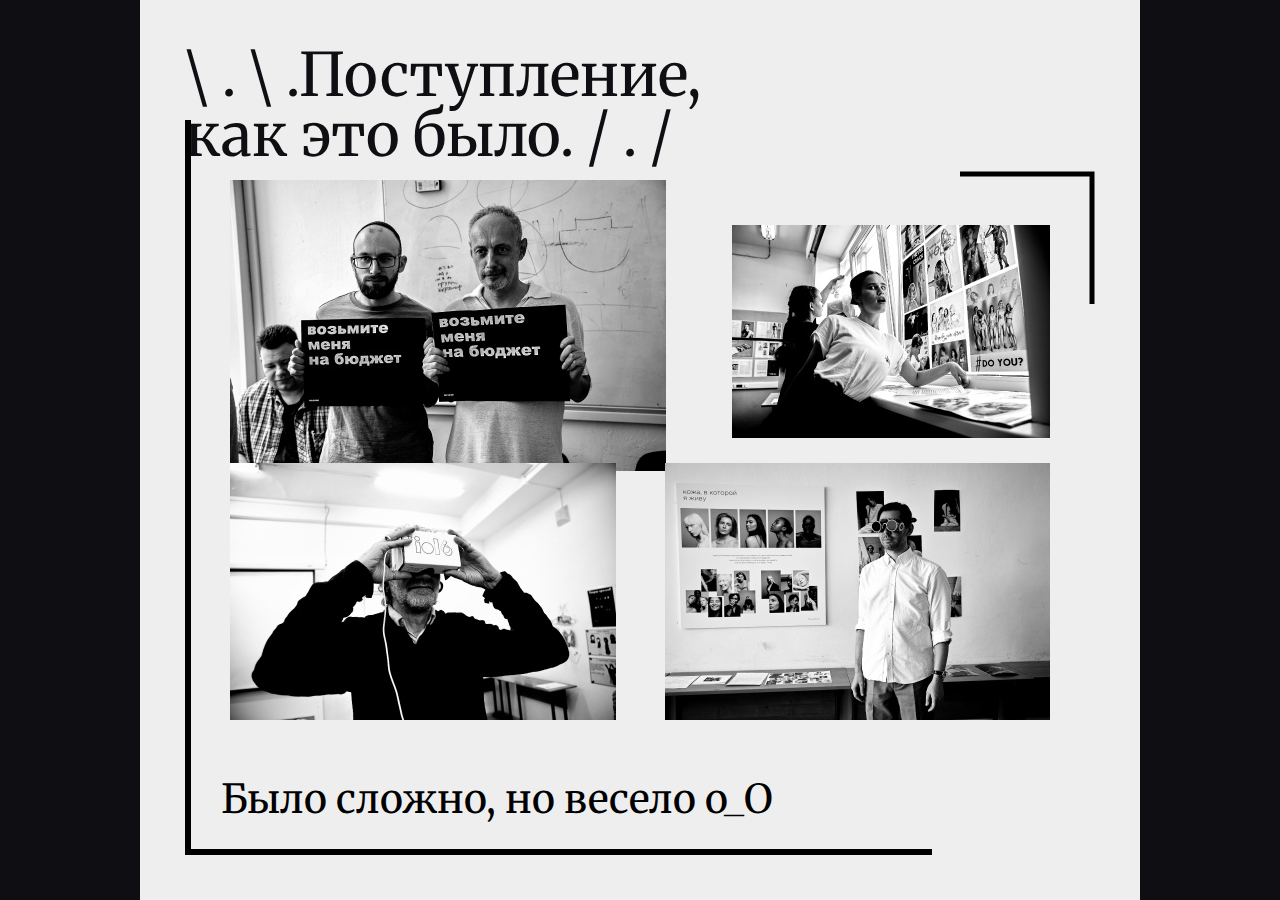
<file: Diary/index2.html>
<!DOCTYPE html>
<html lang="en" dir="ltr">
  <head>
    <meta charset="utf-8">
    <title>Entering the HSE</title>
    <link rel="stylesheet" href="style.css">
  </head>
  <body>
    <section>
      <h1>\ . \ .Поступление,<br> как это было. / . /</h1>
      <h2>Было сложно, но весело o_О</h2>

      <svg class="rectangle"width="747" height="735" viewBox="0 0 747 735" fill="none" xmlns="http://www.w3.org/2000/svg">
        <path d="M3 0V732H747" stroke="black" stroke-width="6"/>
      </svg>

      <svg class="small_rectangle"width="135" height="133" viewBox="0 0 135 133" fill="none" xmlns="http://www.w3.org/2000/svg">
        <path d="M132 133L132 3.00002L-5.80118e-06 3.00001" stroke="black" stroke-width="5"/>
      </svg>

      <img id="prosmotr" src="images/prosmotrr.jpg" alt="красавчики">
      <img id="prosmotr2" src="images/prosmotrrr.jpg" alt="молодец">
      <img id="prosmotr3" src="images/prosmotrrrr.jpg" alt="Дадая">
      <img id="prosmotr4" src="images/prosmotr.jpg" alt="w">
    </section>
  </body>
</html>
</file>
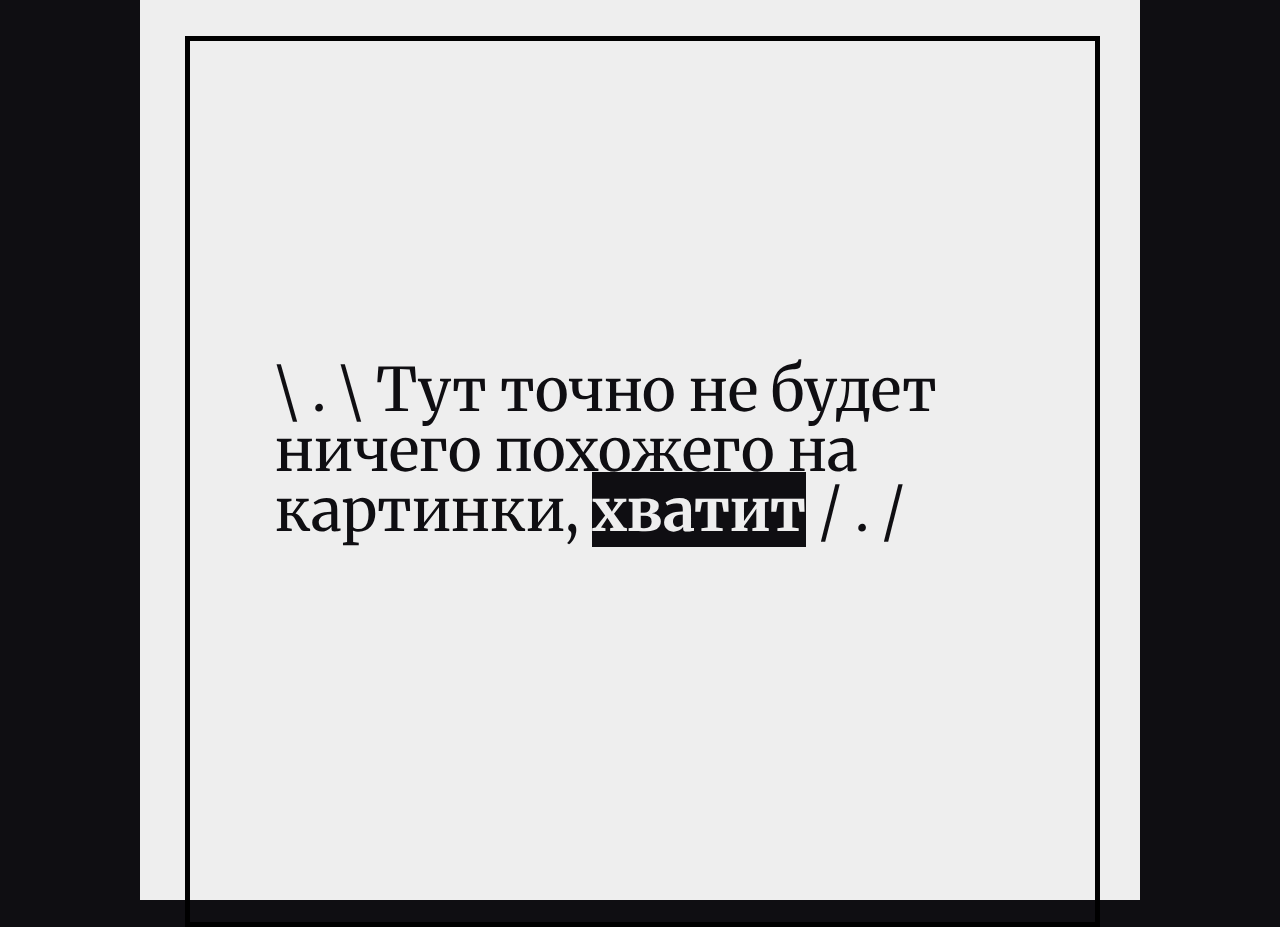
<file: Diary/netkartinok.html>
<!DOCTYPE html>
<html lang="en" dir="ltr">
  <head>
    <meta charset="utf-8">
    <title>Тут ничего нет.</title>
    <link rel="stylesheet" href="style.css">
  </head>
  <body>
    <section>
      <h1 id="net">\ . \  Тут точно не будет ничего похожего на картинки, <span id="stopthat">хватит</span> / . /</h1>

      <svg id="super_rectangle" width="915" height="891" viewBox="0 0 915 891" fill="none" xmlns="http://www.w3.org/2000/svg">
        <rect x="2.5" y="2.5" width="910" height="886" stroke="black" stroke-width="5"/>
      </svg>


    </section>
  </body>
</html>
</file>
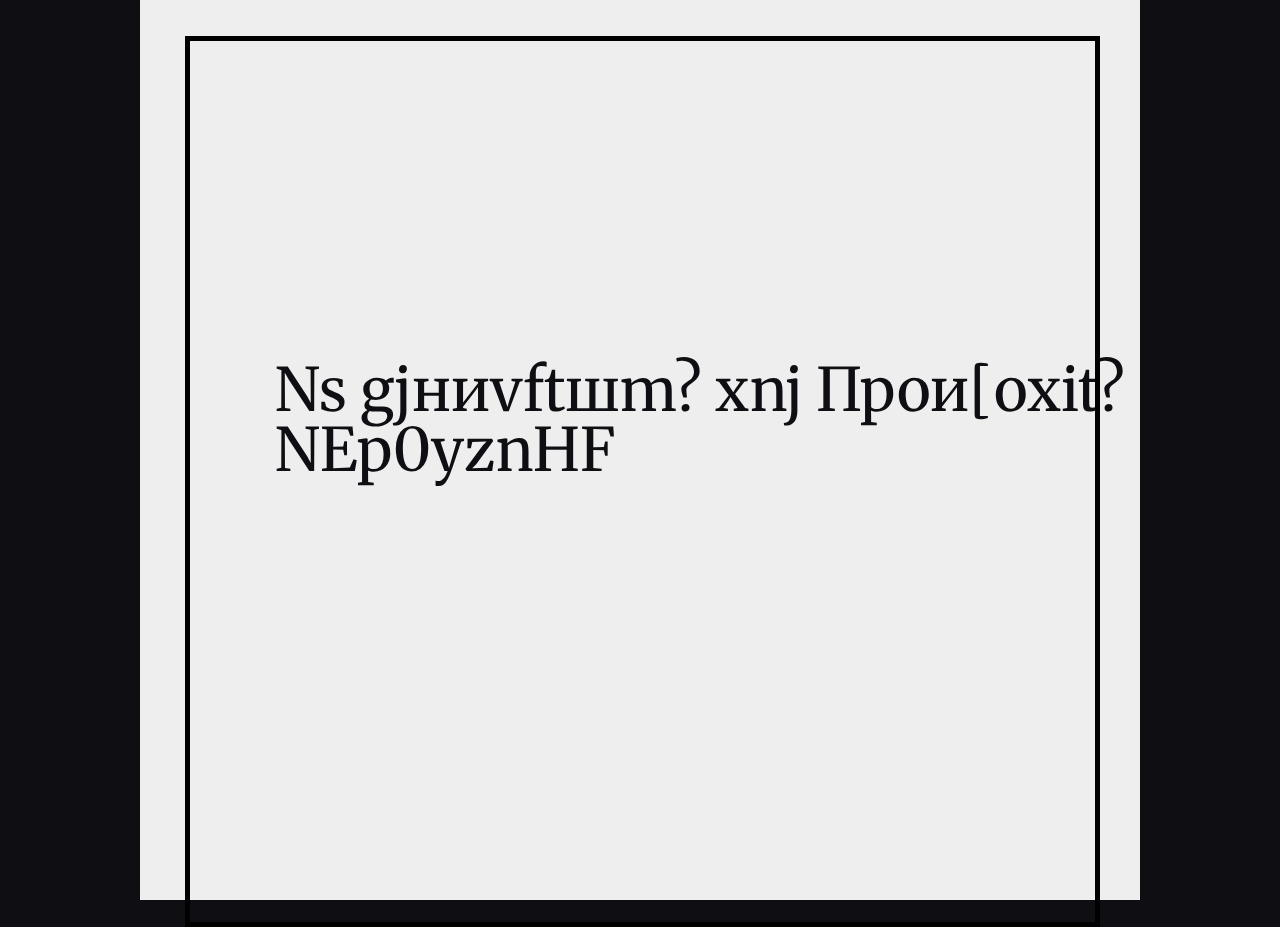
<file: Diary/netneponyatno.html>
<!DOCTYPE html>
<html lang="en" dir="ltr">
  <head>
    <meta charset="utf-8">
    <title>Neponyatno</title>
    <link rel="stylesheet" href="style.css">
  </head>
  <body id="">
    <section id="">
      <h1 id="net">Ns gjниvftшm? xnj Прои[oxit? NEр0yznНF</h1>

      <svg id="super_rectangle" width="915" height="891" viewBox="0 0 915 891" fill="none" xmlns="http://www.w3.org/2000/svg">
        <rect x="2.5" y="2.5" width="910" height="886" stroke="black" stroke-width="5"/>
      </svg>
  </body>
</html>
</file>
<file: Diary/layout.css>
html {
  height: 100%;
  overflow: hidden;
}

body {
  margin: 0;
  padding: 0;
  perspective: 1px;
  transform-style: preserve-3d;
  overflow-y: scroll;
  overflow-x: hidden;
  display: flex;
  flex-direction: column;
}

header {
  box-sizing: border-box;
  min-height: 100vh;
  text-align: center;
  padding-top: 10%;
  transform-style: inherit;
  width: 100vw;
  color: #eee;
  font-family: 'Roboto Slab', serif;
}

header::before {
  content: "";
  display: block;
  position: absolute;
  left: 0;
  right: 0;
  bottom: 0;
  top: 0;
  z-index: -1;
  transform-origin: center;
  min-height: 100vh;
  background-image: url(https://images.unsplash.com/photo-1522071330707-e3e085b12d5e?ixlib=rb-0.3.5&ixid=eyJhcHBfaWQiOjEyMDd9&s=3a8cc770112dd16886c4acd6bf10b9c4&auto=format&fit=crop&w=1982&q=80);
  background-repeat: no-repeat;
  background-size: cover;

  transform: translateZ(-2px) scale(3.5);
}

h1 {
  font-size: 200px;
}

.welcome {
    box-sizing: border-box;
    min-height: 100%;
    transform-style: inherit;
    width: 100vw;
    position: absolute;
    top: 100%;
    background-color: rgb(15, 14, 18);
    color: #eee;
  }


#welcome_content_h2 {
  box-sizing: border-box;
  transform-style: inherit;
  font-size: 140px;
  margin: 0;
  position: relative;
  top: 100px;
  left: 20px;
}



#welcome_content_p2 {
  transform-style: preserve-3d;
  margin: 0;
  font-size: 60px;
  position: absolute;
  bottom: 300px;
  right: 20vh;
  width: 40%;
  font-family: 'Marmelad', sans-serif;
  font-weight: bold;
}

#first_section {
  box-sizing: border-box;
  min-height: 100vh;
  transform-style: inherit;
  width: 100vw;
  position: absolute;
  top: 100%;
  background-color: #eee;
  color: rgb(15, 14, 18);
}

.discribe h2 {
  box-sizing: border-box;
  transform-style: inherit;
  font-size: 70px;
  margin: 0;
  position: relative;
  top: 100px;
  left: 20px;
  font-weight: bold;
}

.discribe p {
  transform-style: preserve-3d;
  margin: 0;
  font-size: 70px;
  font-family: 'Marmelad', sans-serif;
  font-weight: bold;
  position: absolute;
  bottom: 10vh;
  left: 20vh;
  color: rgb(15, 14, 18);
}

#postupil {
  background-color: rgb(0, 113, 187);
  color: #eee;
  font-style: italic;
}

#slozna {
  background-color: rgb(215, 35, 50);
  color: #eee;
  font-style: italic;
}

#kartinka {
  background-color:rgb(0, 104, 55);
  color: #eee;
  font-style: italic;
  font-weight: 600;
}

#ustal {
  background-color: rgb(15, 14, 18);
  color: #eee
}

#zhizn {
  background-color: rgb(15, 14, 18);
  color: #eee;
  font-weight: 200;
}

#prosto {
 background-color: rgb(215, 35, 50);
 color: #eee;
}

#izsyak {
  font-weight: 100;
}

#nada {
   background-color: rgb(0, 113, 187);
   font-weight:bold;
   color: #eee;
}

#nothing {
  font-weight: 100;
  background-color: rgb(0, 104, 55);
  color: #eee;
}

.box {
  position: absolute;
  width: 1698px;
  height: 669px;
  left: 176px;
  top: 210px;

  border: 5px solid #000000;
  box-sizing: border-box;
}

nav ul {
  position: absolute;
  left: 0;
  bottom: 0;

  display: flex;

  width: 250px;
  margin: 0 auto;
  padding: 10px 15px;
  text-transform: uppercase;

  background-color: rgb(15, 14, 18);
  color: #eee;

  font-size: 25px;

  justify-content: space-between;
  list-style: none;
  font-family: 'Marmelad', sans-serif;
  border-radius: 0px 10px 0px 0px;
}

@import url('https://fonts.googleapis.com/css?family=Marmelad|Prata|Roboto+Slab:100,300,400,700&subset=cyrillic');
</file>
<file: Diary/style.css>
@import "reset.css";
@import "layout2.css";
@import url('https://fonts.googleapis.com/css?family=Merriweather:300,400,400i,700,700i&subset=cyrillic');
</file>
<file: diary/styles/style.css>
@import "layout.css";
@import "reset.css";
@import url('https://fonts.googleapis.com/css?family=IBM+Plex+Mono:100,100i,200,200i,300,300i,400,400i,500,500i,600,600i,700,700i|Roboto+Slab:100,300,400,700&subset=cyrillic');
</file>
